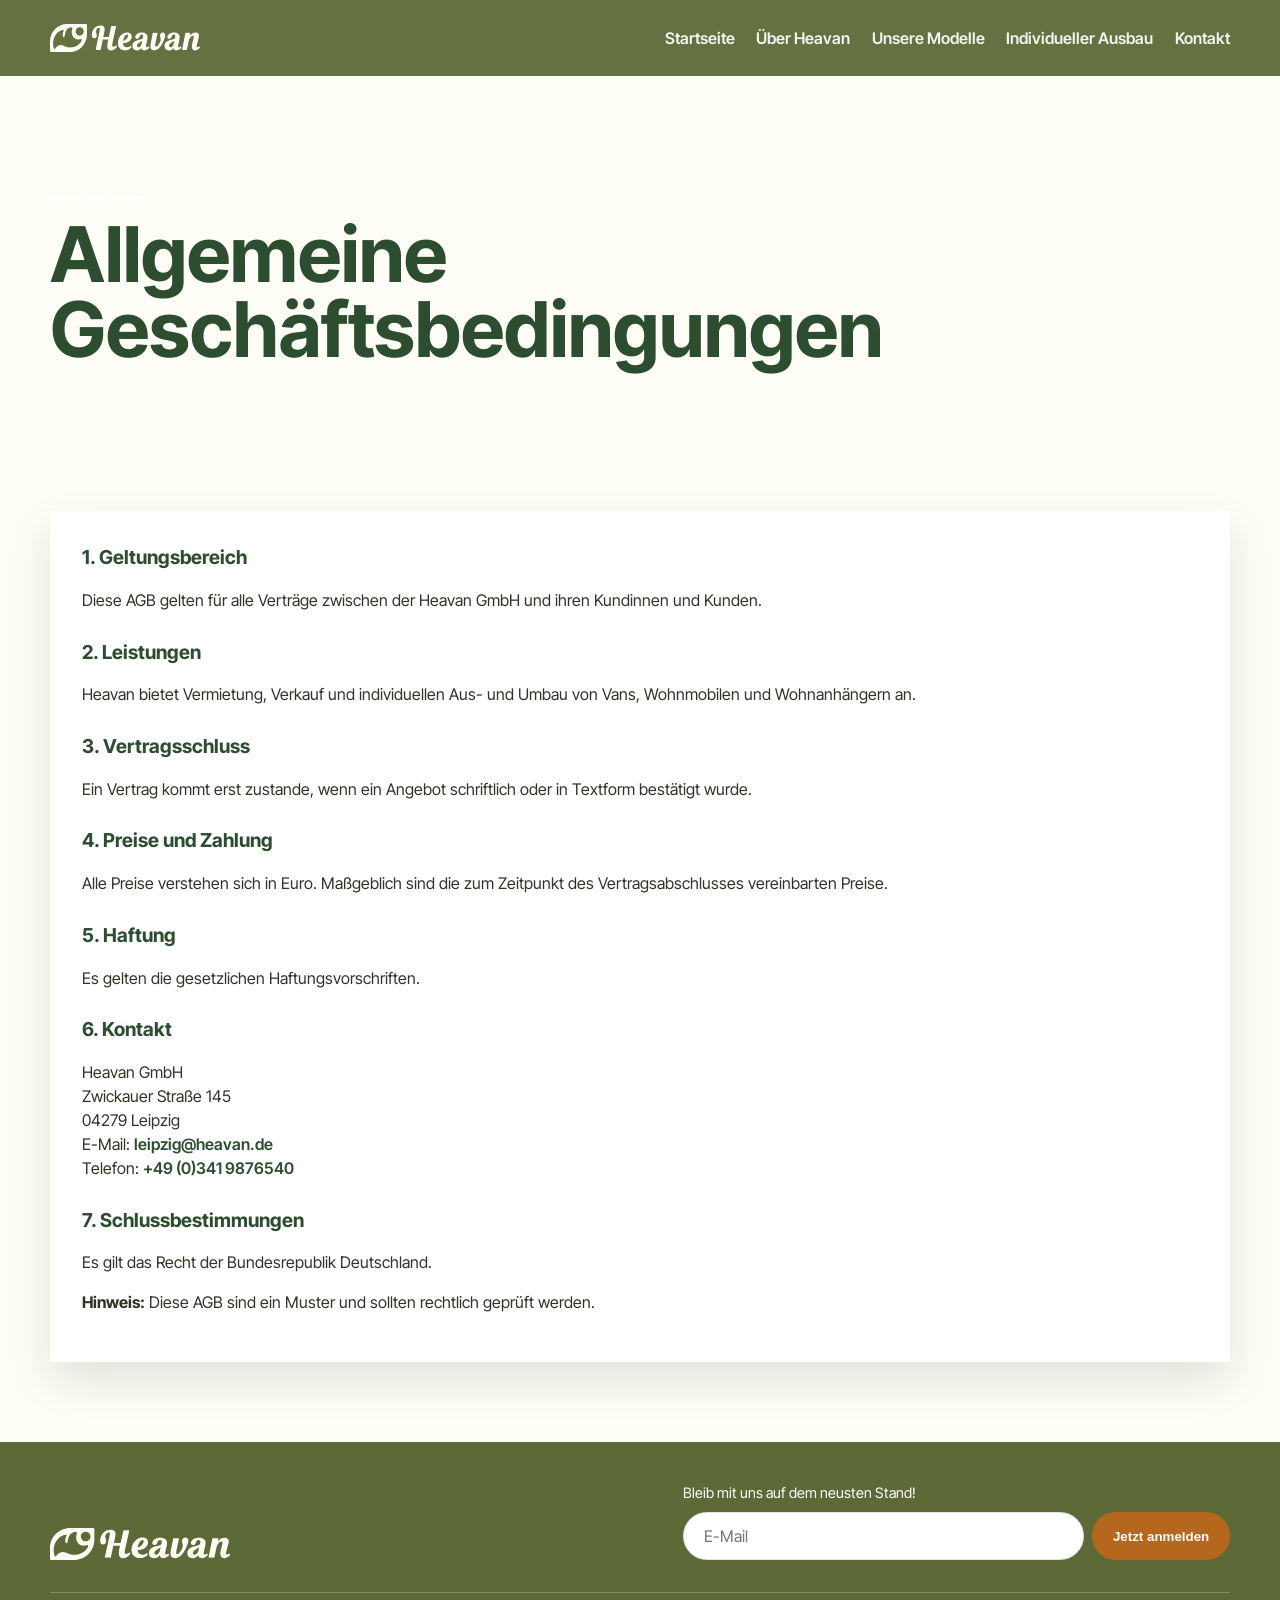
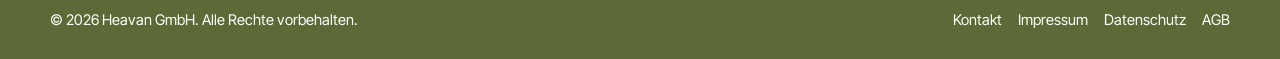
<file: agb.html>
<!DOCTYPE html>
<html lang="de">
<head>
  <meta charset="UTF-8">
  <meta name="viewport" content="width=device-width, initial-scale=1.0">
  <title>AGB – Heavan</title>
  <meta name="description" content="Allgemeine Geschäftsbedingungen von Heavan.">
  <link rel="stylesheet" href="styles.css">
</head>
<body>
  <header class="site-header">
    <div class="container nav">
      <a class="logo" href="index.html">
        <img src="assets/Logo_Heavan_RGB_2_ohneSlogan.svg" alt="Heavan Logo">
      </a>

      <nav class="nav-links" aria-label="Hauptnavigation">
        <a href="index.html">Startseite</a>
        <a href="ueber.html">Über Heavan</a>
        <a href="modelle.html">Unsere Modelle</a>
        <a href="ausbau.html">Individueller Ausbau</a>
        <a href="kontakt.html">Kontakt</a>
      </nav>

      <button class="menu-toggle" type="button" aria-label="Menü öffnen">
        <span></span>
        <span></span>
        <span></span>
      </button>
    </div>
  </header>

  <main>
    <section class="subpage-hero subpage-hero-legal">
      <div class="container">
        <span class="eyebrow">Rechtliches</span>
        <h1>Allgemeine Geschäftsbedingungen</h1>
      </div>
    </section>

    <section class="section">
      <div class="container legal-box">
        <h2>1. Geltungsbereich</h2>
        <p>Diese AGB gelten für alle Verträge zwischen der Heavan GmbH und ihren Kundinnen und Kunden.</p>

        <h2>2. Leistungen</h2>
        <p>Heavan bietet Vermietung, Verkauf und individuellen Aus- und Umbau von Vans, Wohnmobilen und Wohnanhängern an.</p>

        <h2>3. Vertragsschluss</h2>
        <p>Ein Vertrag kommt erst zustande, wenn ein Angebot schriftlich oder in Textform bestätigt wurde.</p>

        <h2>4. Preise und Zahlung</h2>
        <p>Alle Preise verstehen sich in Euro. Maßgeblich sind die zum Zeitpunkt des Vertragsabschlusses vereinbarten Preise.</p>

        <h2>5. Haftung</h2>
        <p>Es gelten die gesetzlichen Haftungsvorschriften.</p>

        <h2>6. Kontakt</h2>
        <p>
          Heavan GmbH<br>
          Zwickauer Straße 145<br>
          04279 Leipzig<br>
          E-Mail: <a href="mailto:leipzig@heavan.de">leipzig@heavan.de</a><br>
          Telefon: <a href="tel:+493419876540">+49 (0)341 9876540</a>
        </p>

        <h2>7. Schlussbestimmungen</h2>
        <p>Es gilt das Recht der Bundesrepublik Deutschland.</p>

        <p><strong>Hinweis:</strong> Diese AGB sind ein Muster und sollten rechtlich geprüft werden.</p>
      </div>
    </section>
  </main>

  <footer class="site-footer">
    <div class="container footer-grid">
      <div class="footer-logo">
        <img src="assets/Logo_Heavan_RGB_2_ohneSlogan.svg" alt="Heavan Logo">
      </div>

      <div class="newsletter">
        <label for="newsletter-email-agb">Bleib mit uns auf dem neusten Stand!</label>
        <form class="newsletter-form">
          <input id="newsletter-email-agb" type="email" placeholder="E-Mail">
          <button class="btn btn-secondary" type="submit">Jetzt anmelden</button>
        </form>
      </div>
    </div>

    <div class="container footer-bottom">
      <span>© 2026 Heavan GmbH. Alle Rechte vorbehalten.</span>
      <div class="footer-links">
        <a href="kontakt.html">Kontakt</a>
        <a href="impressum.html">Impressum</a>
        <a href="datenschutz.html">Datenschutz</a>
        <a href="agb.html">AGB</a>
      </div>
    </div>
  </footer>

  <script src="script.js"></script>
</body>
</html>
</file>
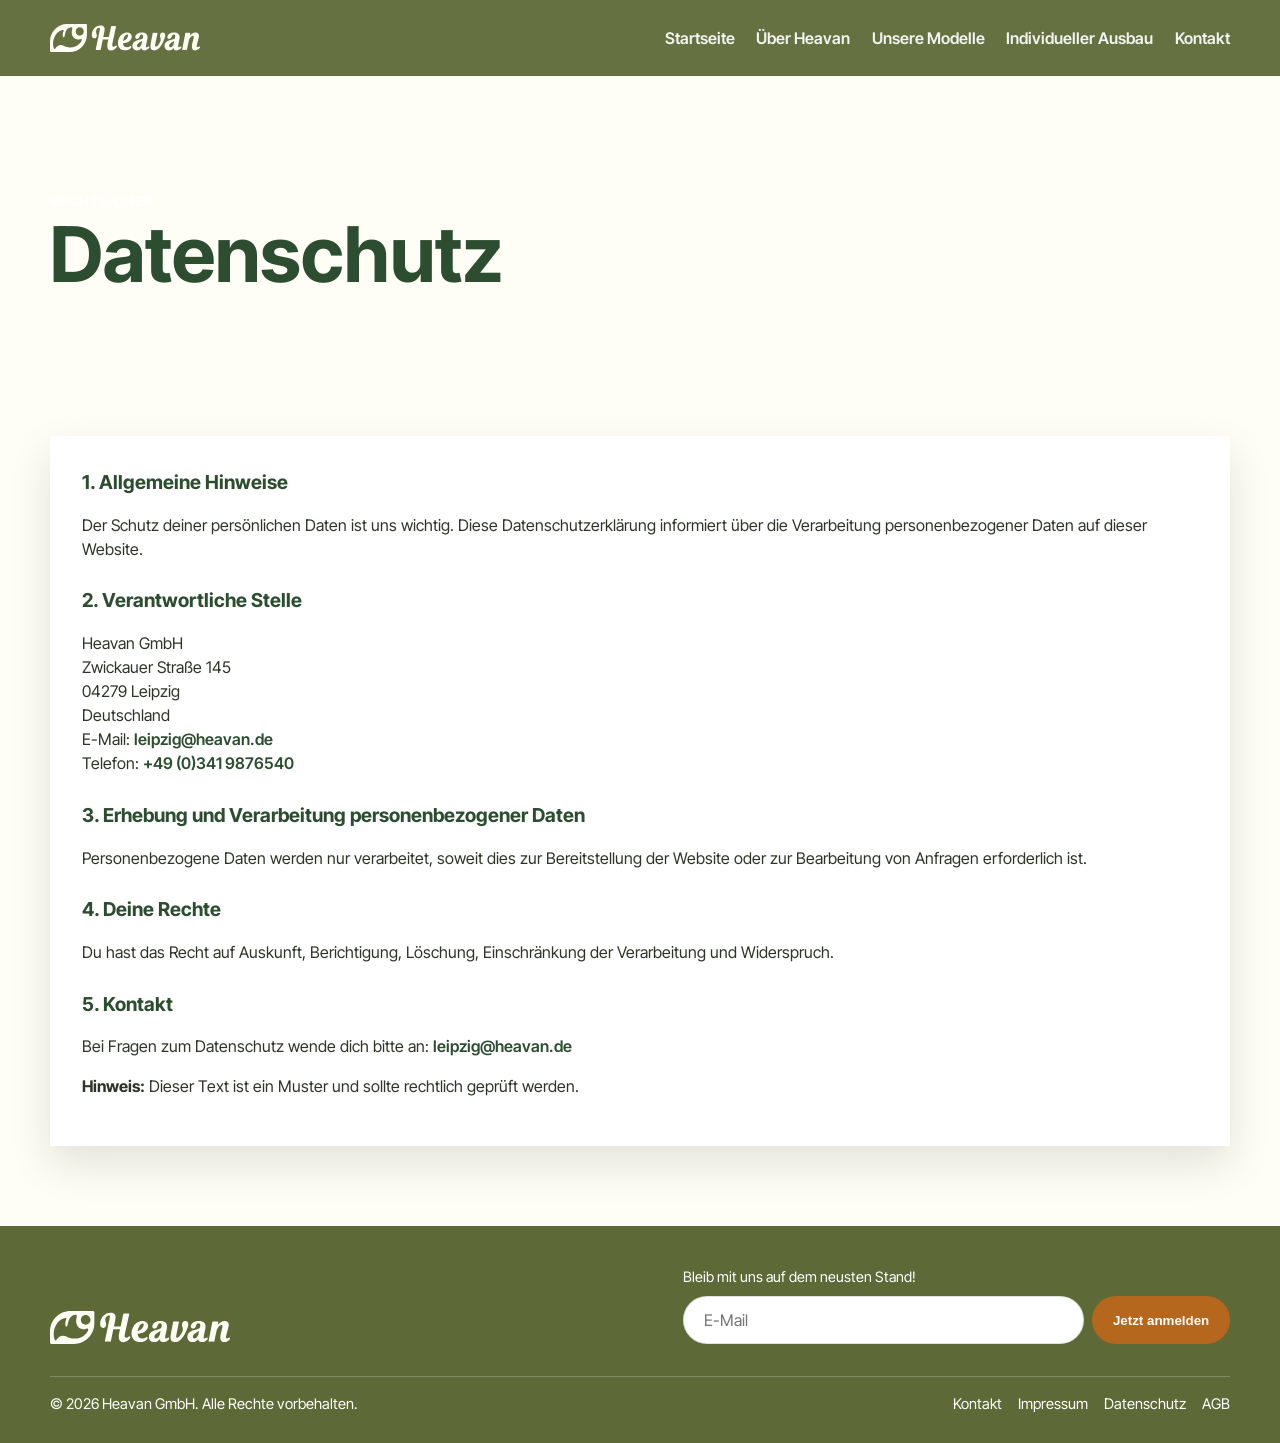
<file: datenschutz.html>
<!DOCTYPE html>
<html lang="de">
<head>
  <meta charset="UTF-8">
  <meta name="viewport" content="width=device-width, initial-scale=1.0">
  <title>Datenschutz – Heavan</title>
  <meta name="description" content="Datenschutzerklärung von Heavan.">
  <link rel="stylesheet" href="styles.css">
</head>
<body>
  <header class="site-header">
    <div class="container nav">
      <a class="logo" href="index.html">
        <img src="assets/Logo_Heavan_RGB_2_ohneSlogan.svg" alt="Heavan Logo">
      </a>

      <nav class="nav-links" aria-label="Hauptnavigation">
        <a href="index.html">Startseite</a>
        <a href="ueber.html">Über Heavan</a>
        <a href="modelle.html">Unsere Modelle</a>
        <a href="ausbau.html">Individueller Ausbau</a>
        <a href="kontakt.html">Kontakt</a>
      </nav>

      <button class="menu-toggle" type="button" aria-label="Menü öffnen">
        <span></span>
        <span></span>
        <span></span>
      </button>
    </div>
  </header>

  <main>
    <section class="subpage-hero subpage-hero-legal">
      <div class="container">
        <span class="eyebrow">Rechtliches</span>
        <h1>Datenschutz</h1>
      </div>
    </section>

    <section class="section">
      <div class="container legal-box">
        <h2>1. Allgemeine Hinweise</h2>
        <p>Der Schutz deiner persönlichen Daten ist uns wichtig. Diese Datenschutzerklärung informiert über die Verarbeitung personenbezogener Daten auf dieser Website.</p>

        <h2>2. Verantwortliche Stelle</h2>
        <p>
          Heavan GmbH<br>
          Zwickauer Straße 145<br>
          04279 Leipzig<br>
          Deutschland<br>
          E-Mail: <a href="mailto:leipzig@heavan.de">leipzig@heavan.de</a><br>
          Telefon: <a href="tel:+493419876540">+49 (0)341 9876540</a>
        </p>

        <h2>3. Erhebung und Verarbeitung personenbezogener Daten</h2>
        <p>Personenbezogene Daten werden nur verarbeitet, soweit dies zur Bereitstellung der Website oder zur Bearbeitung von Anfragen erforderlich ist.</p>

        <h2>4. Deine Rechte</h2>
        <p>Du hast das Recht auf Auskunft, Berichtigung, Löschung, Einschränkung der Verarbeitung und Widerspruch.</p>

        <h2>5. Kontakt</h2>
        <p>Bei Fragen zum Datenschutz wende dich bitte an: <a href="mailto:leipzig@heavan.de">leipzig@heavan.de</a></p>

        <p><strong>Hinweis:</strong> Dieser Text ist ein Muster und sollte rechtlich geprüft werden.</p>
      </div>
    </section>
  </main>

  <footer class="site-footer">
    <div class="container footer-grid">
      <div class="footer-logo">
        <img src="assets/Logo_Heavan_RGB_2_ohneSlogan.svg" alt="Heavan Logo">
      </div>

      <div class="newsletter">
        <label for="newsletter-email-datenschutz">Bleib mit uns auf dem neusten Stand!</label>
        <form class="newsletter-form">
          <input id="newsletter-email-datenschutz" type="email" placeholder="E-Mail">
          <button class="btn btn-secondary" type="submit">Jetzt anmelden</button>
        </form>
      </div>
    </div>

    <div class="container footer-bottom">
      <span>© 2026 Heavan GmbH. Alle Rechte vorbehalten.</span>
      <div class="footer-links">
        <a href="kontakt.html">Kontakt</a>
        <a href="impressum.html">Impressum</a>
        <a href="datenschutz.html">Datenschutz</a>
        <a href="agb.html">AGB</a>
      </div>
    </div>
  </footer>

  <script src="script.js"></script>
</body>
</html>
</file>
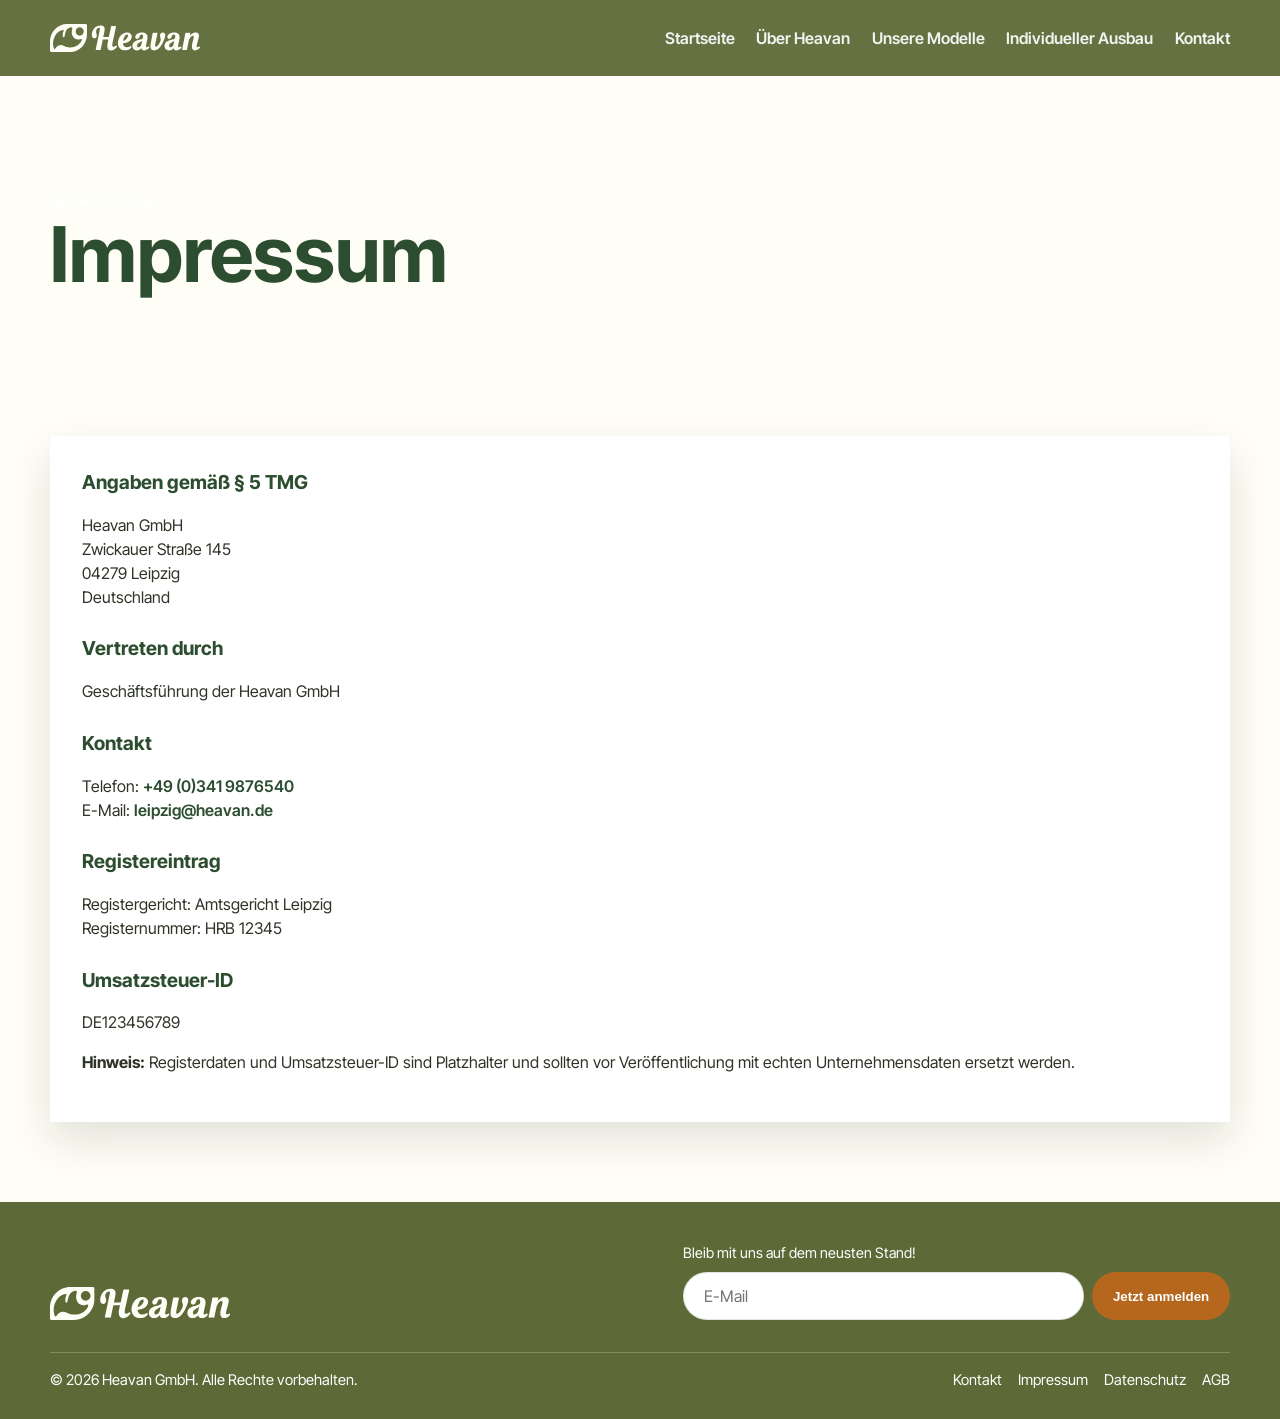
<file: impressum.html>
<!DOCTYPE html>
<html lang="de">
<head>
  <meta charset="UTF-8">
  <meta name="viewport" content="width=device-width, initial-scale=1.0">
  <title>Impressum – Heavan</title>
  <meta name="description" content="Impressum von Heavan.">
  <link rel="stylesheet" href="styles.css">
</head>
<body>
  <header class="site-header">
    <div class="container nav">
      <a class="logo" href="index.html">
        <img src="assets/Logo_Heavan_RGB_2_ohneSlogan.svg" alt="Heavan Logo">
      </a>

      <nav class="nav-links" aria-label="Hauptnavigation">
        <a href="index.html">Startseite</a>
        <a href="ueber.html">Über Heavan</a>
        <a href="modelle.html">Unsere Modelle</a>
        <a href="ausbau.html">Individueller Ausbau</a>
        <a href="kontakt.html">Kontakt</a>
      </nav>

      <button class="menu-toggle" type="button" aria-label="Menü öffnen">
        <span></span>
        <span></span>
        <span></span>
      </button>
    </div>
  </header>

  <main>
    <section class="subpage-hero subpage-hero-legal">
      <div class="container">
        <span class="eyebrow">Rechtliches</span>
        <h1>Impressum</h1>
      </div>
    </section>

    <section class="section">
      <div class="container legal-box">
        <h2>Angaben gemäß § 5 TMG</h2>
        <p>
          Heavan GmbH<br>
          Zwickauer Straße 145<br>
          04279 Leipzig<br>
          Deutschland
        </p>

        <h2>Vertreten durch</h2>
        <p>Geschäftsführung der Heavan GmbH</p>

        <h2>Kontakt</h2>
        <p>
          Telefon: <a href="tel:+493419876540">+49 (0)341 9876540</a><br>
          E-Mail: <a href="mailto:leipzig@heavan.de">leipzig@heavan.de</a>
        </p>

        <h2>Registereintrag</h2>
        <p>
          Registergericht: Amtsgericht Leipzig<br>
          Registernummer: HRB 12345
        </p>

        <h2>Umsatzsteuer-ID</h2>
        <p>DE123456789</p>

        <p><strong>Hinweis:</strong> Registerdaten und Umsatzsteuer-ID sind Platzhalter und sollten vor Veröffentlichung mit echten Unternehmensdaten ersetzt werden.</p>
      </div>
    </section>
  </main>

  <footer class="site-footer">
    <div class="container footer-grid">
      <div class="footer-logo">
        <img src="assets/Logo_Heavan_RGB_2_ohneSlogan.svg" alt="Heavan Logo">
      </div>

      <div class="newsletter">
        <label for="newsletter-email-impressum">Bleib mit uns auf dem neusten Stand!</label>
        <form class="newsletter-form">
          <input id="newsletter-email-impressum" type="email" placeholder="E-Mail">
          <button class="btn btn-secondary" type="submit">Jetzt anmelden</button>
        </form>
      </div>
    </div>

    <div class="container footer-bottom">
      <span>© 2026 Heavan GmbH. Alle Rechte vorbehalten.</span>
      <div class="footer-links">
        <a href="kontakt.html">Kontakt</a>
        <a href="impressum.html">Impressum</a>
        <a href="datenschutz.html">Datenschutz</a>
        <a href="agb.html">AGB</a>
      </div>
    </div>
  </footer>

  <script src="script.js"></script>
</body>
</html>
</file>
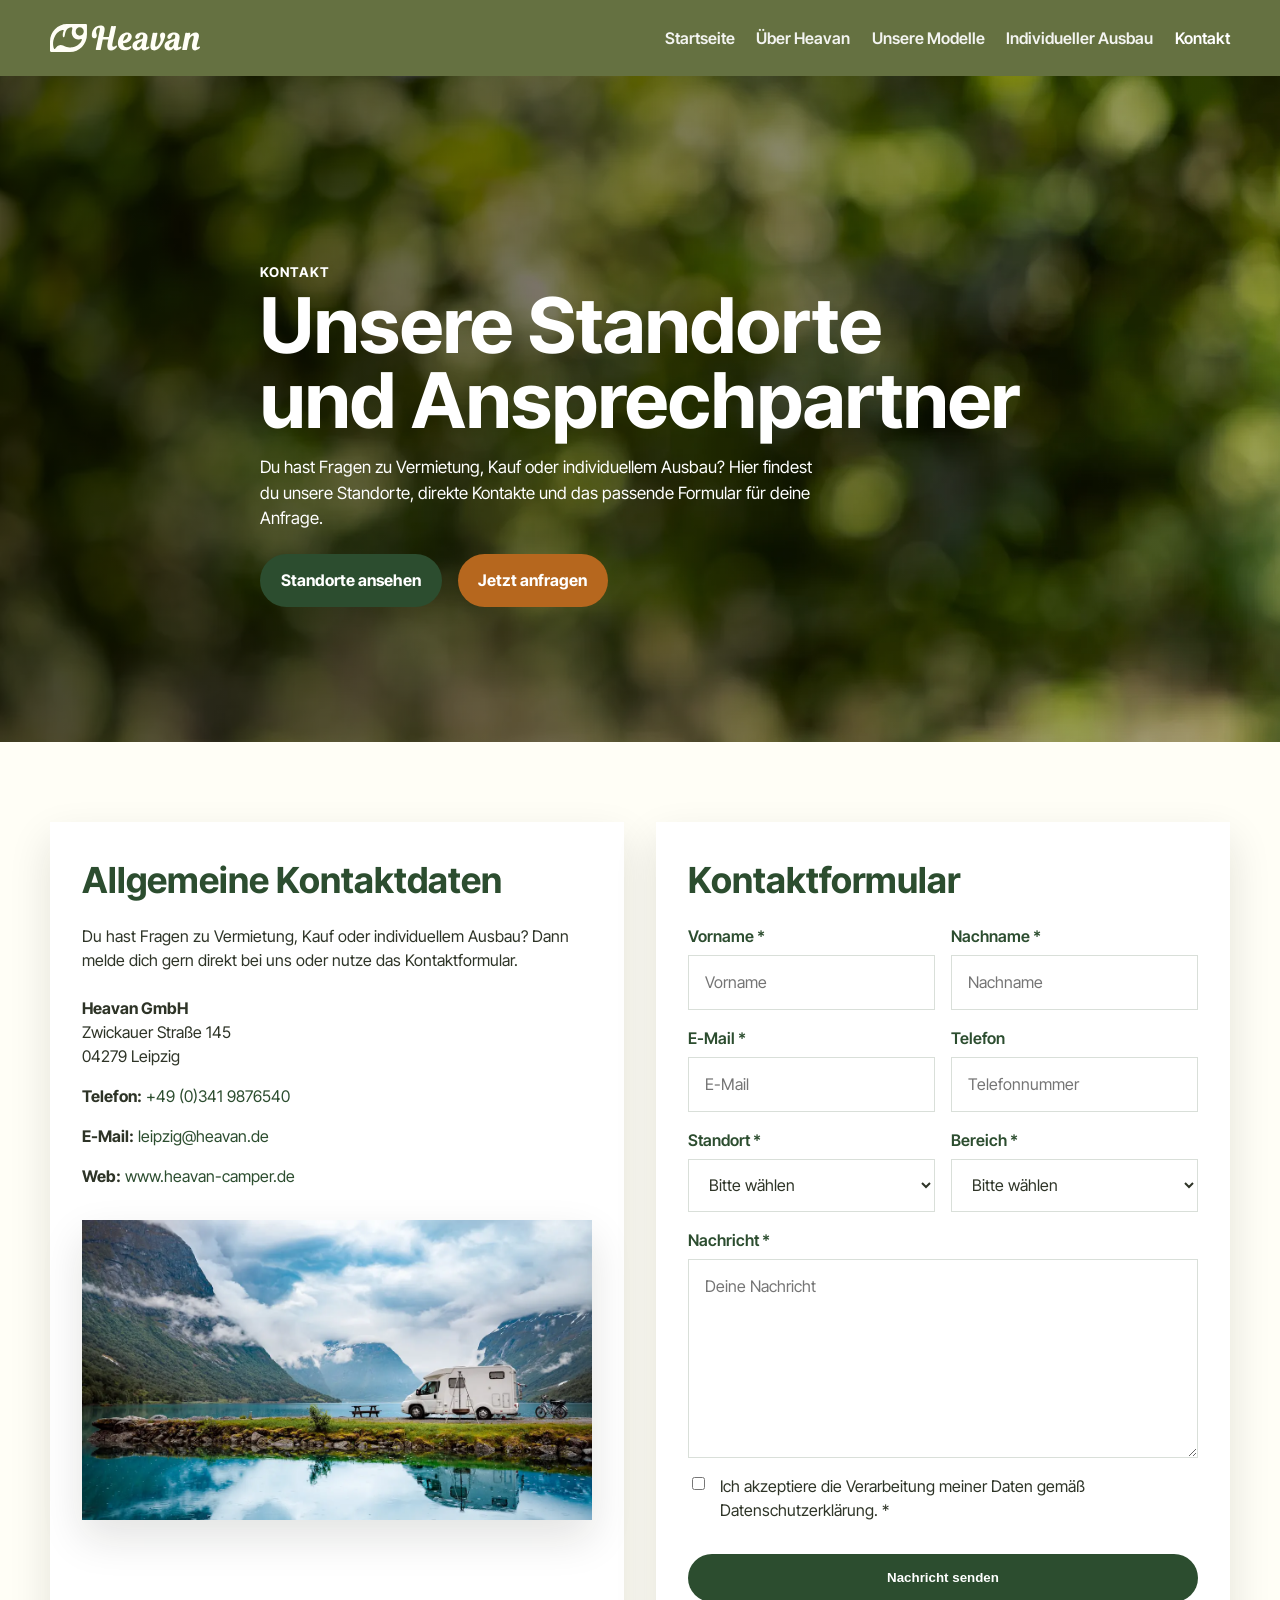
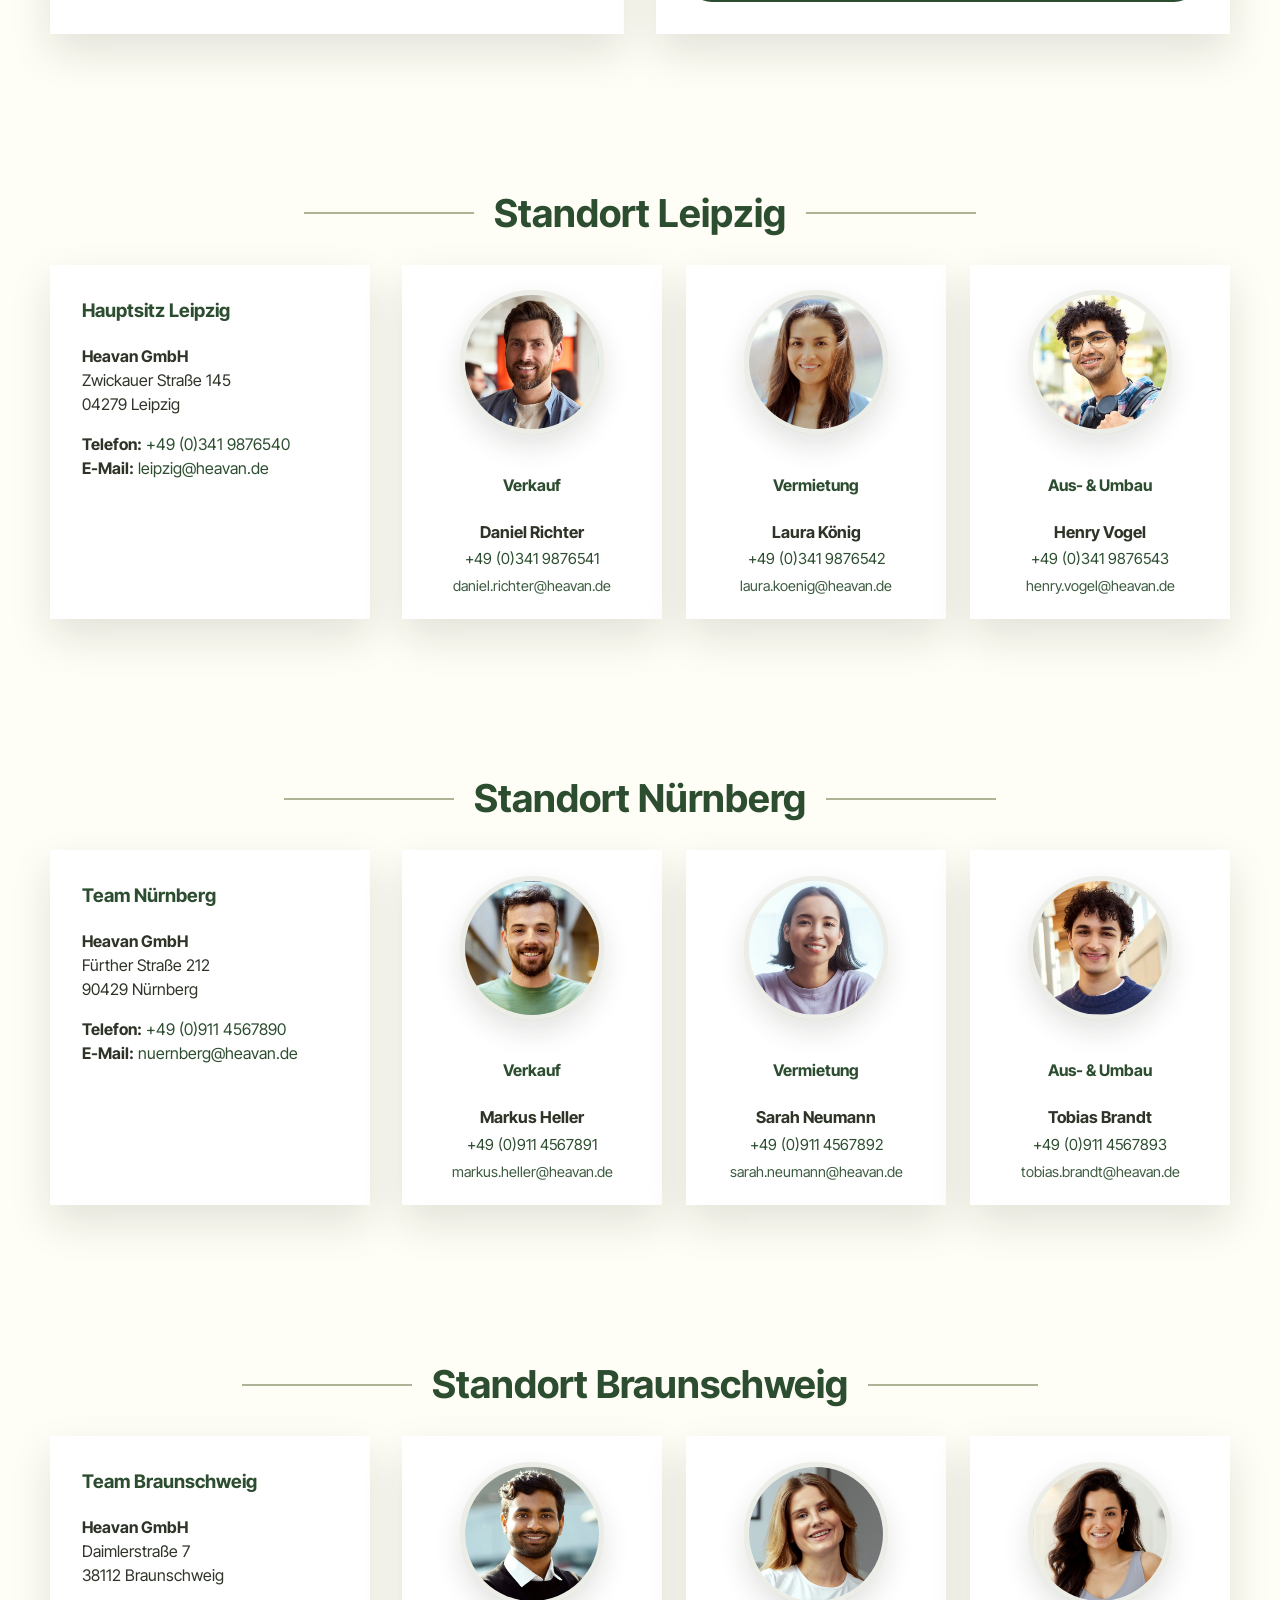
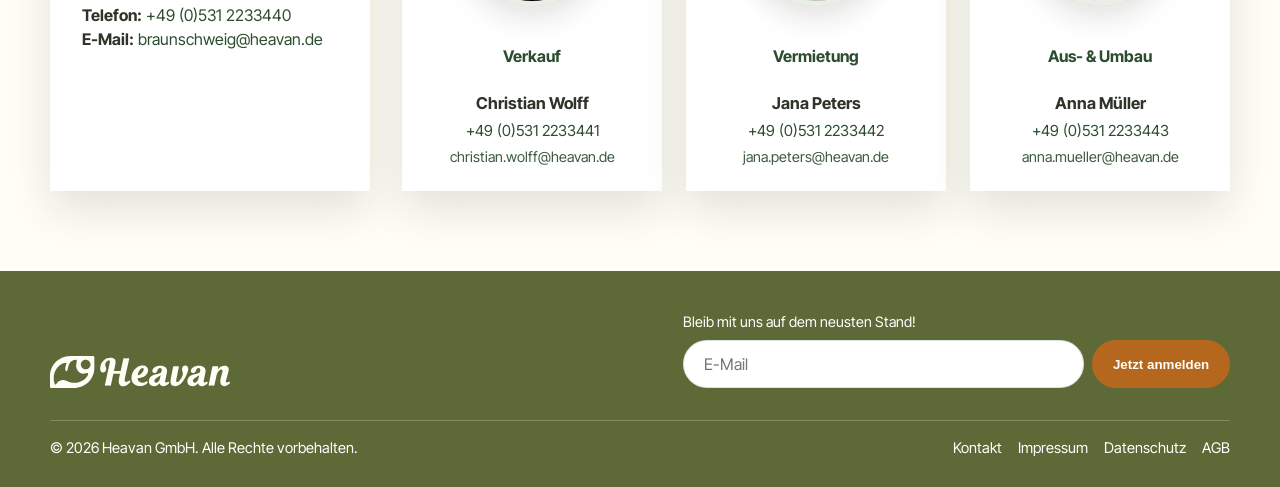
<file: kontakt.html>
<!DOCTYPE html>
<html lang="de">
<head>
  <meta charset="UTF-8">
  <meta name="viewport" content="width=device-width, initial-scale=1.0">
  <title>Kontakt – Heavan</title>
  <meta name="description" content="Kontaktiere Heavan. Hier findest du unsere Standorte in Leipzig, Nürnberg und Braunschweig sowie Ansprechpartner für Verkauf, Vermietung und Aus- & Umbau.">
  <link rel="stylesheet" href="styles.css">
</head>
<body>
  <header class="site-header">
    <div class="container nav">
      <a class="logo" href="index.html">
        <img src="assets/Logo_Heavan_RGB_2_ohneSlogan.svg" alt="Heavan Logo">
      </a>

      <nav class="nav-links" aria-label="Hauptnavigation">
        <a href="index.html">Startseite</a>
        <a href="ueber.html">Über Heavan</a>
        <a href="modelle.html">Unsere Modelle</a>
        <a href="ausbau.html">Individueller Ausbau</a>
        <a class="active" href="kontakt.html">Kontakt</a>
      </nav>

      <button class="menu-toggle" type="button" aria-label="Menü öffnen" aria-expanded="false">
        <span></span>
        <span></span>
        <span></span>
      </button>
    </div>
  </header>

  <main>
    <section class="hero hero-kontakt">
      <div class="container hero-content">
        <span class="eyebrow">Kontakt</span>
        <h1>Unsere Standorte<br><span class="hero-keep-together">und Ansprechpartner</span></h1>
        <p>Du hast Fragen zu Vermietung, Kauf oder individuellem Ausbau? Hier findest du unsere Standorte, direkte Kontakte und das passende Formular für deine Anfrage.</p>
        <div class="hero-actions">
          <a class="btn btn-primary" href="#leipzig">Standorte ansehen</a>
          <a class="btn btn-secondary" href="#kontaktformular">Jetzt anfragen</a>
        </div>
      </div>
    </section>

    <section class="section">
      <div class="container contact-layout">
        <div class="contact-box">
          <h2>Allgemeine Kontaktdaten</h2>
          <p>Du hast Fragen zu Vermietung, Kauf oder individuellem Ausbau? Dann melde dich gern direkt bei uns oder nutze das Kontaktformular.</p>

          <div class="contact-info-list">
            <div>
              <strong>Heavan GmbH</strong><br>
              Zwickauer Straße 145<br>
              04279 Leipzig
            </div>

            <div>
              <strong>Telefon:</strong>
              <a href="tel:+493419876540">+49 (0)341 9876540</a>
            </div>

            <div>
              <strong>E-Mail:</strong>
              <a href="mailto:leipzig@heavan.de">leipzig@heavan.de</a>
            </div>

            <div>
              <strong>Web:</strong>
              <a href="https://heavan-camper.vercel.app" target="_blank" rel="noopener noreferrer">www.heavan-camper.de</a>
            </div>
          </div>

          <div class="map">
            <img src="assets/kontakt/location-placeholder.webp" alt="Standortbild Heavan Leipzig">
          </div>
        </div>

        <div class="contact-form-wrapper" id="kontaktformular">
          <h2>Kontaktformular</h2>

          <form class="contact-form" novalidate>
            <div class="form-row">
              <div class="form-field">
                <label for="vorname">Vorname *</label>
                <input type="text" id="vorname" name="vorname" placeholder="Vorname" required>
              </div>

              <div class="form-field">
                <label for="nachname">Nachname *</label>
                <input type="text" id="nachname" name="nachname" placeholder="Nachname" required>
              </div>
            </div>

            <div class="form-row">
              <div class="form-field">
                <label for="email">E-Mail *</label>
                <input type="email" id="email" name="email" placeholder="E-Mail" required>
              </div>

              <div class="form-field">
                <label for="telefon">Telefon</label>
                <input type="text" id="telefon" name="telefon" placeholder="Telefonnummer">
              </div>
            </div>

            <div class="form-row">
              <div class="form-field">
                <label for="standort">Standort *</label>
                <select id="standort" name="standort" required>
                  <option value="">Bitte wählen</option>
                  <option value="leipzig">Leipzig</option>
                  <option value="nuernberg">Nürnberg</option>
                  <option value="braunschweig">Braunschweig</option>
                </select>
              </div>

              <div class="form-field">
                <label for="bereich">Bereich *</label>
                <select id="bereich" name="bereich" required>
                  <option value="">Bitte wählen</option>
                  <option value="verkauf">Verkauf</option>
                  <option value="vermietung">Vermietung</option>
                  <option value="ausbau">Aus- &amp; Umbau</option>
                </select>
              </div>
            </div>

            <div class="form-field">
              <label for="nachricht">Nachricht *</label>
              <textarea id="nachricht" name="nachricht" rows="7" placeholder="Deine Nachricht" required></textarea>
            </div>

            <label class="form-check">
              <input type="checkbox" name="datenschutz" required>
              <span>Ich akzeptiere die Verarbeitung meiner Daten gemäß Datenschutzerklärung. *</span>
            </label>

            <p class="form-status" id="contactFormStatus" aria-live="polite"></p>

            <button class="btn btn-primary" type="submit">Nachricht senden</button>
          </form>
        </div>
      </div>
    </section>

    <section class="section bg-light" id="leipzig">
      <div class="container">
        <h2 class="section-title">Standort Leipzig</h2>

        <div class="contact-location-block">
          <div class="contact-box">
            <h3>Hauptsitz Leipzig</h3>
            <p>
              <strong>Heavan GmbH</strong><br>
              Zwickauer Straße 145<br>
              04279 Leipzig
            </p>
            <p>
              <strong>Telefon:</strong>
              <a href="tel:+493419876540">+49 (0)341 9876540</a><br>
              <strong>E-Mail:</strong>
              <a href="mailto:leipzig@heavan.de">leipzig@heavan.de</a>
            </p>
          </div>

          <div class="contact-team-grid">
            <article class="card feature-card">
              <div class="circle-image">
                <img src="assets/kontakt/Daniel.webp" alt="Ansprechpartner Verkauf Leipzig">
              </div>
              <h3>Verkauf</h3>
              <div class="contact-person">
                <strong>Daniel Richter</strong>
                <a class="phone" href="tel:+493419876541">+49 (0)341 9876541</a>
                <a class="mail" href="mailto:daniel.richter@heavan.de">daniel.richter@heavan.de</a>
              </div>
            </article>

            <article class="card feature-card">
              <div class="circle-image">
                <img src="assets/kontakt/Laura.webp" alt="Ansprechpartner Vermietung Leipzig">
              </div>
              <h3>Vermietung</h3>
              <div class="contact-person">
                <strong>Laura König</strong>
                <a class="phone" href="tel:+493419876542">+49 (0)341 9876542</a>
                <a class="mail" href="mailto:laura.koenig@heavan.de">laura.koenig@heavan.de</a>
              </div>
            </article>

            <article class="card feature-card">
              <div class="circle-image">
                <img src="assets/kontakt/Henry.webp" alt="Ansprechpartner Ausbau Leipzig">
              </div>
              <h3>Aus- &amp; Umbau</h3>
              <div class="contact-person">
                <strong>Henry Vogel</strong>
                <a class="phone" href="tel:+493419876543">+49 (0)341 9876543</a>
                <a class="mail" href="mailto:henry.vogel@heavan.de">henry.vogel@heavan.de</a>
              </div>
            </article>
          </div>
        </div>
      </div>
    </section>

    <section class="section" id="nuernberg">
      <div class="container">
        <h2 class="section-title">Standort Nürnberg</h2>

        <div class="contact-location-block">
          <div class="contact-box">
            <h3>Team Nürnberg</h3>
            <p>
              <strong>Heavan GmbH</strong><br>
              Fürther Straße 212<br>
              90429 Nürnberg
            </p>
            <p>
              <strong>Telefon:</strong>
              <a href="tel:+499114567890">+49 (0)911 4567890</a><br>
              <strong>E-Mail:</strong>
              <a href="mailto:nuernberg@heavan.de">nuernberg@heavan.de</a>
            </p>
          </div>

          <div class="contact-team-grid">
            <article class="card feature-card">
              <div class="circle-image">
                <img src="assets/kontakt/Markus.webp" alt="Ansprechpartner Verkauf Nürnberg">
              </div>
              <h3>Verkauf</h3>
              <div class="contact-person">
                <strong>Markus Heller</strong>
                <a class="phone" href="tel:+499114567891">+49 (0)911 4567891</a>
                <a class="mail" href="mailto:markus.heller@heavan.de">markus.heller@heavan.de</a>
              </div>
            </article>

            <article class="card feature-card">
              <div class="circle-image">
                <img src="assets/kontakt/Sarah.webp" alt="Ansprechpartner Vermietung Nürnberg">
              </div>
              <h3>Vermietung</h3>
              <div class="contact-person">
                <strong>Sarah Neumann</strong>
                <a class="phone" href="tel:+499114567892">+49 (0)911 4567892</a>
                <a class="mail" href="mailto:sarah.neumann@heavan.de">sarah.neumann@heavan.de</a>
              </div>
            </article>

            <article class="card feature-card">
              <div class="circle-image">
                <img src="assets/kontakt/Tobias.webp" alt="Ansprechpartner Ausbau Nürnberg">
              </div>
              <h3>Aus- &amp; Umbau</h3>
              <div class="contact-person">
                <strong>Tobias Brandt</strong>
                <a class="phone" href="tel:+499114567893">+49 (0)911 4567893</a>
                <a class="mail" href="mailto:tobias.brandt@heavan.de">tobias.brandt@heavan.de</a>
              </div>
            </article>
          </div>
        </div>
      </div>
    </section>

    <section class="section bg-light" id="braunschweig">
      <div class="container">
        <h2 class="section-title">Standort Braunschweig</h2>

        <div class="contact-location-block">
          <div class="contact-box">
            <h3>Team Braunschweig</h3>
            <p>
              <strong>Heavan GmbH</strong><br>
              Daimlerstraße 7<br>
              38112 Braunschweig
            </p>
            <p>
              <strong>Telefon:</strong>
              <a href="tel:+495312233440">+49 (0)531 2233440</a><br>
              <strong>E-Mail:</strong>
              <a href="mailto:braunschweig@heavan.de">braunschweig@heavan.de</a>
            </p>
          </div>

          <div class="contact-team-grid">
            <article class="card feature-card">
              <div class="circle-image">
                <img src="assets/kontakt/Christian.webp" alt="Ansprechpartner Verkauf Braunschweig">
              </div>
              <h3>Verkauf</h3>
              <div class="contact-person">
                <strong>Christian Wolff</strong>
                <a class="phone" href="tel:+495312233441">+49 (0)531 2233441</a>
                <a class="mail" href="mailto:christian.wolff@heavan.de">christian.wolff@heavan.de</a>
              </div>
            </article>

            <article class="card feature-card">
              <div class="circle-image">
                <img src="assets/kontakt/Jana.webp" alt="Ansprechpartner Vermietung Braunschweig">
              </div>
              <h3>Vermietung</h3>
              <div class="contact-person">
                <strong>Jana Peters</strong>
                <a class="phone" href="tel:+495312233442">+49 (0)531 2233442</a>
                <a class="mail" href="mailto:jana.peters@heavan.de">jana.peters@heavan.de</a>
              </div>
            </article>

            <article class="card feature-card">
              <div class="circle-image">
                <img src="assets/kontakt/Anna.webp" alt="Ansprechpartner Ausbau Braunschweig">
              </div>
              <h3>Aus- &amp; Umbau</h3>
              <div class="contact-person">
                <strong>Anna Müller</strong>
                <a class="phone" href="tel:+495312233443">+49 (0)531 2233443</a>
                <a class="mail" href="mailto:anna.mueller@heavan.de">anna.mueller@heavan.de</a>
              </div>
            </article>
          </div>
        </div>
      </div>
    </section>
  </main>

  <footer class="site-footer">
    <div class="container footer-grid">
      <div class="footer-logo">
        <img src="assets/Logo_Heavan_RGB_2_ohneSlogan.svg" alt="Heavan Logo">
      </div>

      <div class="newsletter">
        <label for="newsletter-email-kontakt">Bleib mit uns auf dem neusten Stand!</label>
        <form class="newsletter-form" novalidate>
          <input id="newsletter-email-kontakt" type="email" placeholder="E-Mail" required>
          <button class="btn btn-secondary" type="submit">Jetzt anmelden</button>
        </form>
      </div>
    </div>

    <div class="container footer-bottom">
      <span>© 2026 Heavan GmbH. Alle Rechte vorbehalten.</span>
      <div class="footer-links">
        <a href="kontakt.html">Kontakt</a>
        <a href="impressum.html">Impressum</a>
        <a href="datenschutz.html">Datenschutz</a>
        <a href="agb.html">AGB</a>
      </div>
    </div>
  </footer>

  <div class="form-toast" id="contactToast" aria-live="polite" aria-hidden="true">
    <button class="form-toast-close" type="button" id="contactToastClose" aria-label="Schließen">&times;</button>
    <strong>Nachricht ist unterwegs 🚐</strong>
    <p>Danke dir! Deine Nachricht ist bei uns angekommen. Wir melden uns, sobald wir sie geprüft haben.</p>
  </div>

  <script src="script.js"></script>
</body>
</html>
</file>
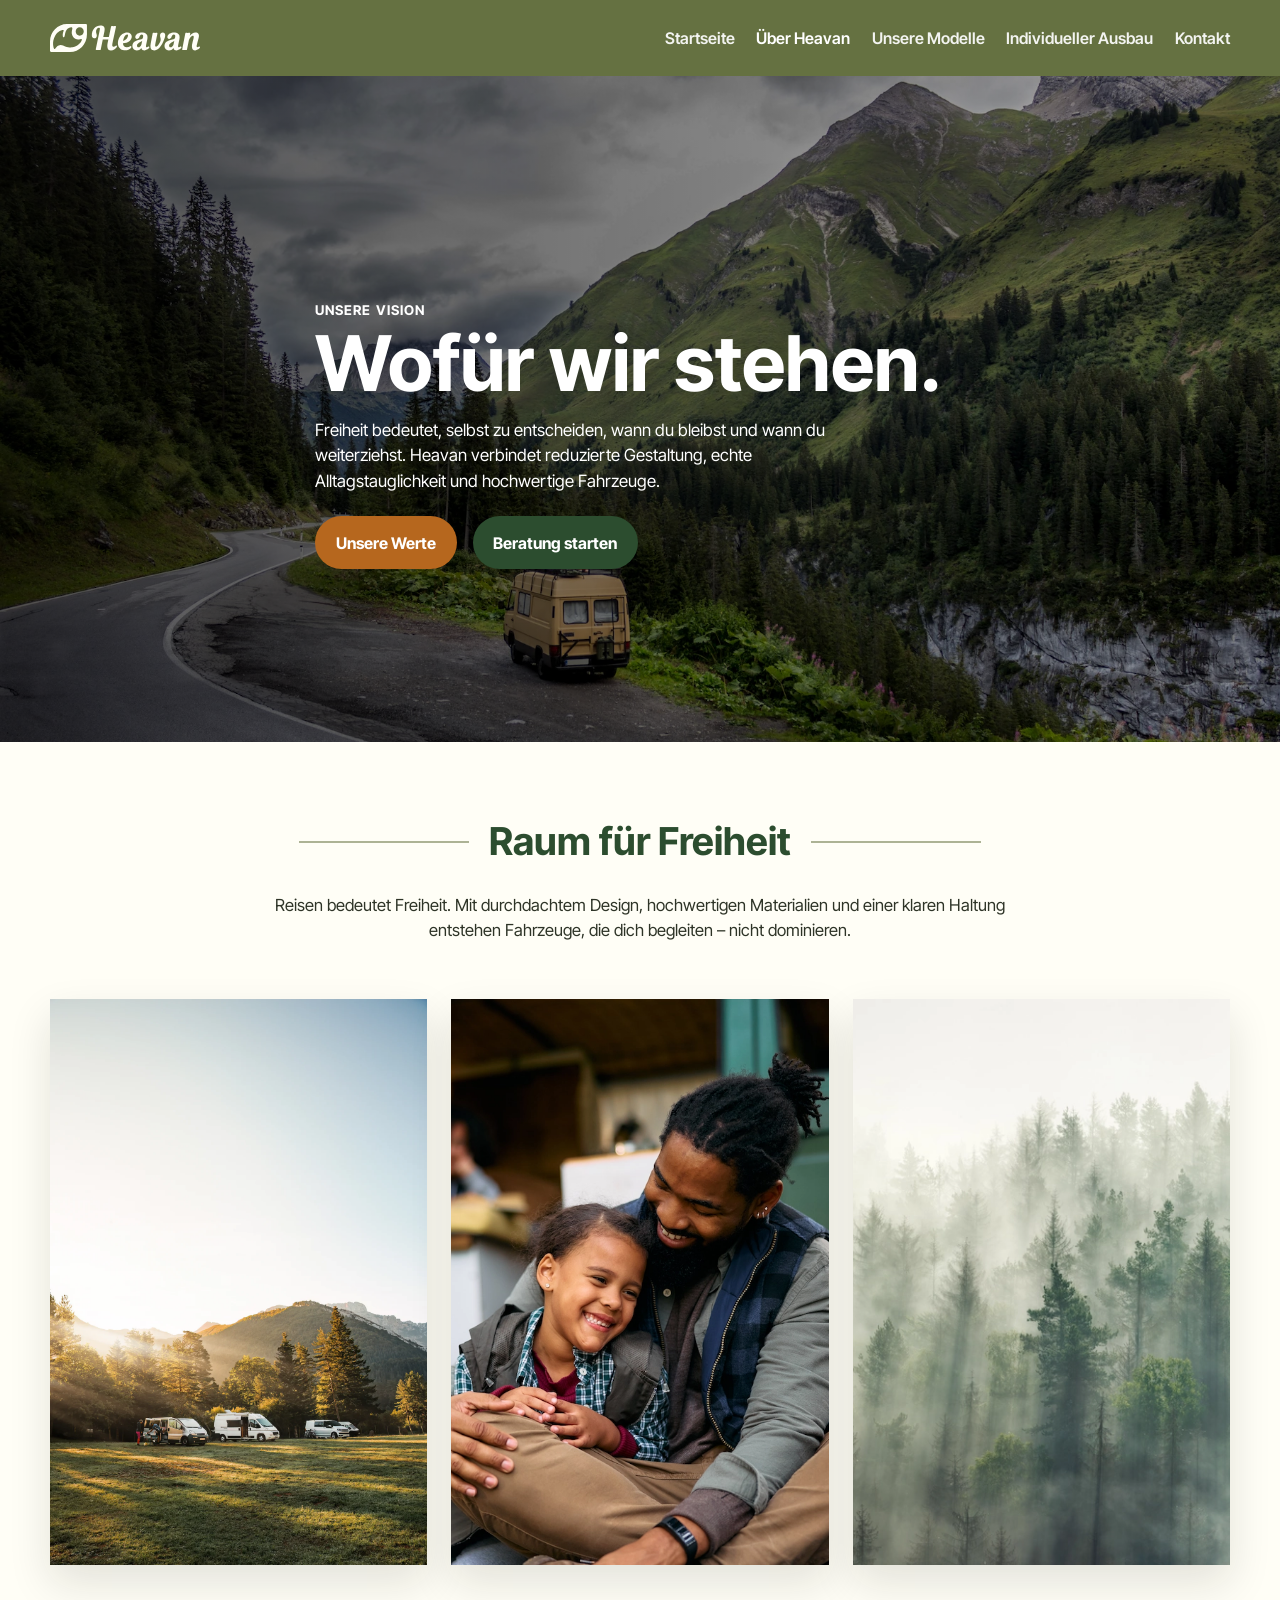
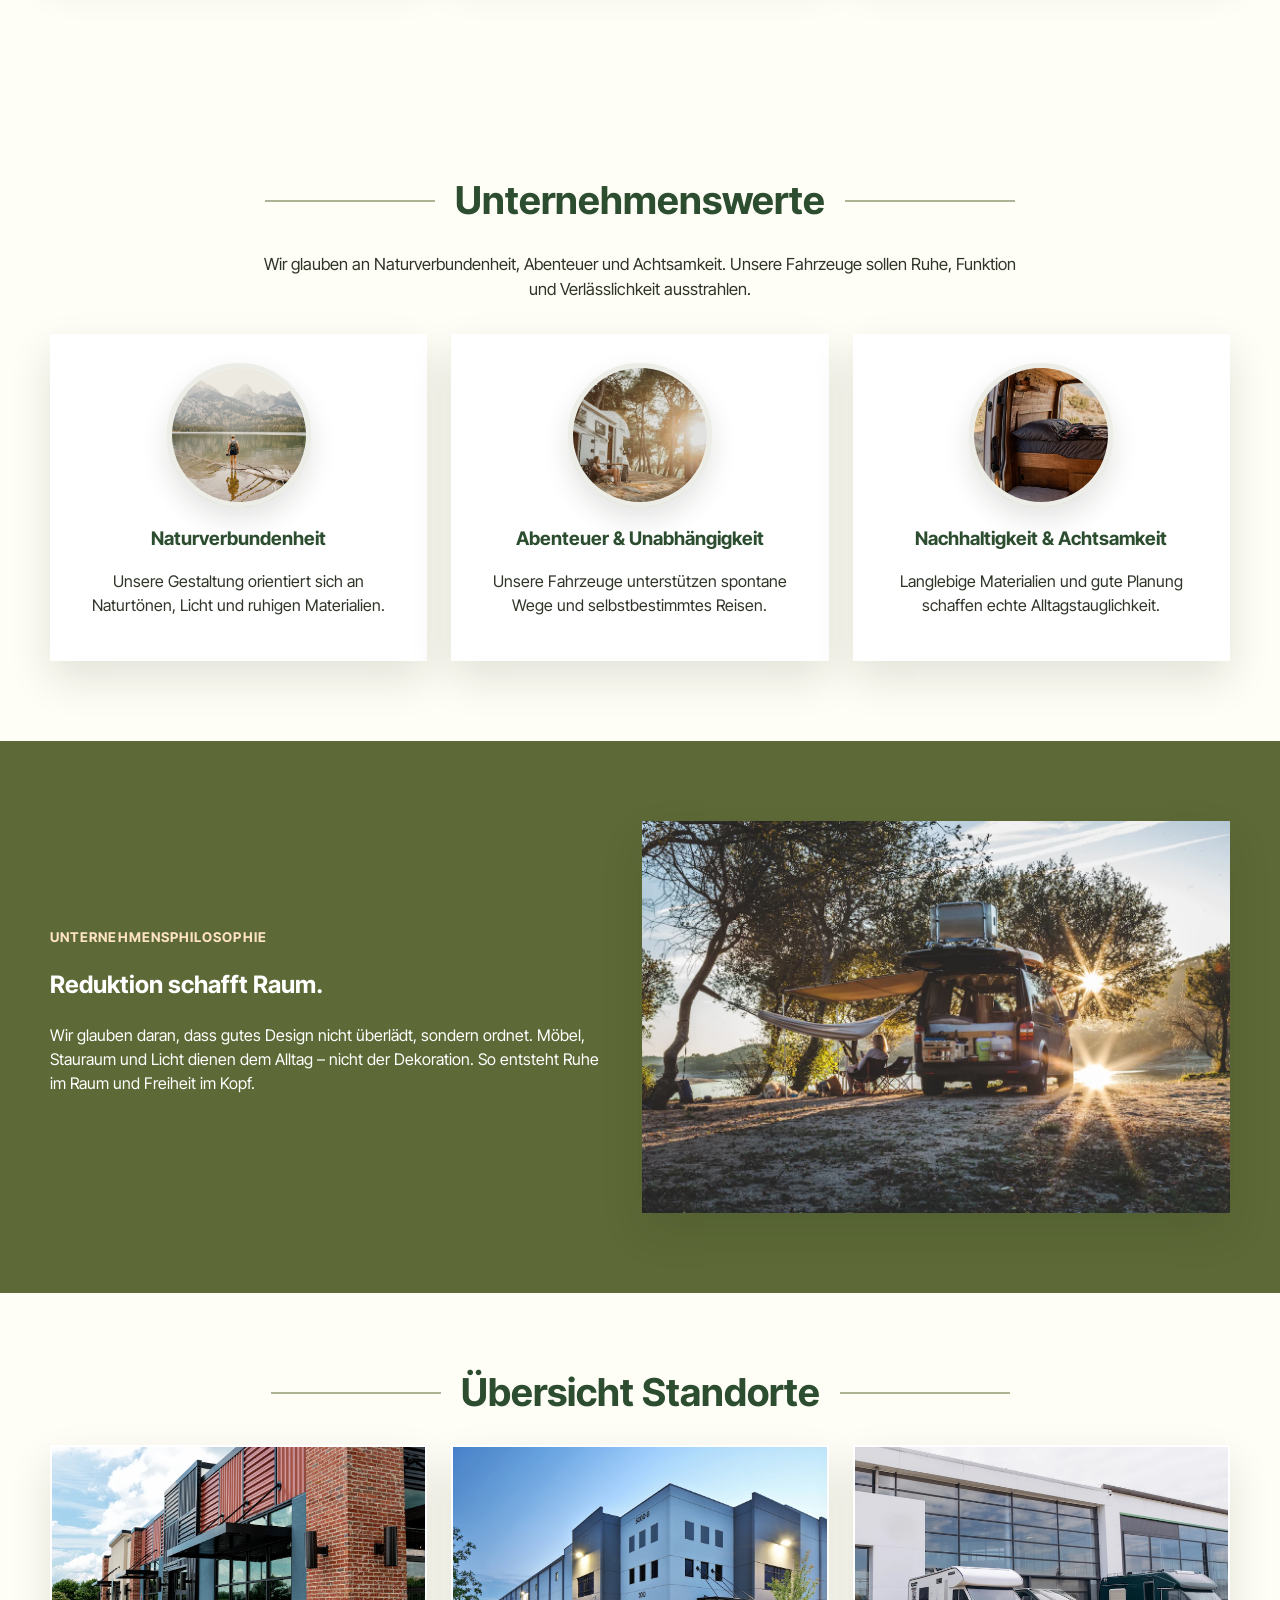
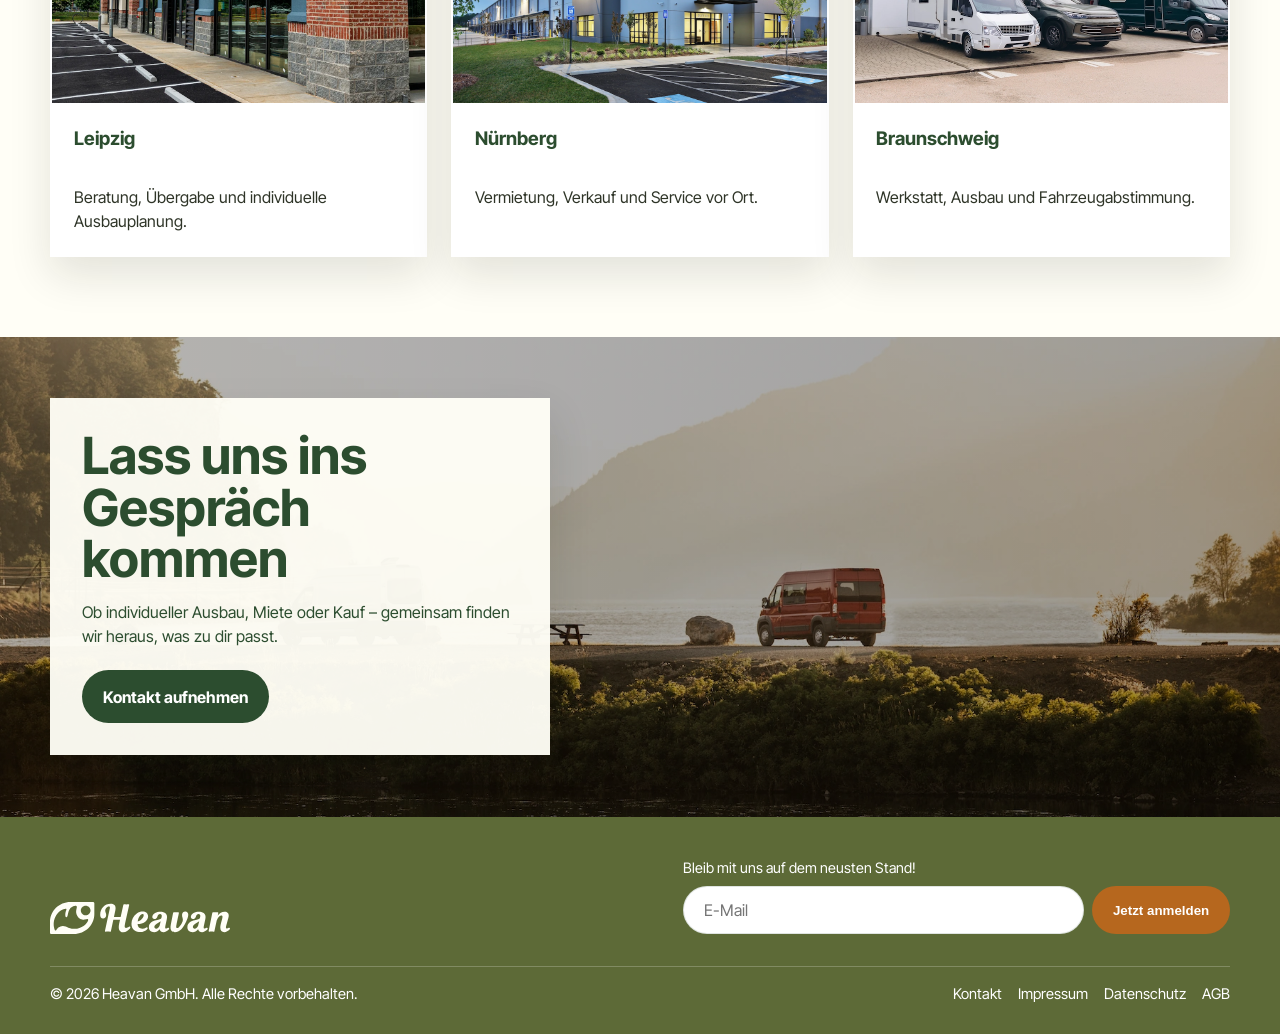
<file: ueber.html>
<!DOCTYPE html>
<html lang="de">
<head>
  <meta charset="UTF-8">
  <meta name="viewport" content="width=device-width, initial-scale=1.0">
  <title>Über Heavan – Heavan</title>
  <meta name="description" content="Erfahre mehr über Heavan, unsere Vision, Werte und Standorte.">
  <link rel="stylesheet" href="styles.css">
</head>
<body>
  <header class="site-header">
    <div class="container nav">
      <a class="logo" href="index.html">
        <img src="assets/Logo_Heavan_RGB_2_ohneSlogan.svg" alt="Heavan Logo">
      </a>

      <nav class="nav-links" aria-label="Hauptnavigation">
        <a href="index.html">Startseite</a>
        <a class="active" href="ueber.html">Über Heavan</a>
        <a href="modelle.html">Unsere Modelle</a>
        <a href="ausbau.html">Individueller Ausbau</a>
        <a href="kontakt.html">Kontakt</a>
      </nav>

      <button class="menu-toggle" type="button" aria-label="Menü öffnen">
        <span></span>
        <span></span>
        <span></span>
      </button>
    </div>
  </header>

  <main>
    <section class="hero hero-ueber">
      <div class="container hero-content">
        <span class="eyebrow">Unsere Vision</span>
        <h1>Wofür wir stehen.</h1>
        <p>Freiheit bedeutet, selbst zu entscheiden, wann du bleibst und wann du weiterziehst. Heavan verbindet reduzierte Gestaltung, echte Alltagstauglichkeit und hochwertige Fahrzeuge.</p>
        <div class="hero-actions">
          <a class="btn btn-secondary" href="#werte">Unsere Werte</a>
          <a class="btn btn-light" href="kontakt.html">Beratung starten</a>
        </div>
      </div>
    </section>

    <section class="section">
      <div class="container">
        <h2 class="section-title">Raum für Freiheit</h2>
        <p class="lead">Reisen bedeutet Freiheit. Mit durchdachtem Design, hochwertigen Materialien und einer klaren Haltung entstehen Fahrzeuge, die dich begleiten – nicht dominieren.</p>
      </div>

      <div class="container grid grid-3 section-tight">
        <img class="rounded-img" src="assets/ueber/freedom-1.webp" alt="Wohnmobil im Wald">
        <img class="rounded-img freedom-focus-center" src="assets/ueber/freedom-2.webp" alt="Paar auf grünem Van">
        <img class="rounded-img" src="assets/ueber/freedom-3.webp" alt="Nebelwald">
      </div>
    </section>

    <section class="section" id="werte">
      <div class="container">
        <h2 class="section-title">Unternehmenswerte</h2>
        <p class="lead">Wir glauben an Naturverbundenheit, Abenteuer und Achtsamkeit. Unsere Fahrzeuge sollen Ruhe, Funktion und Verlässlichkeit ausstrahlen.</p>

        <div class="grid grid-3 section-top-space">
          <article class="card feature-card">
            <div class="circle-image">
              <img src="assets/ueber/value-natur.webp" alt="Naturverbundenheit">
            </div>
            <h3>Naturverbundenheit</h3>
            <p>Unsere Gestaltung orientiert sich an Naturtönen, Licht und ruhigen Materialien.</p>
          </article>

          <article class="card feature-card">
            <div class="circle-image">
              <img src="assets/ueber/value-abenteuer.webp" alt="Abenteuer">
            </div>
            <h3>Abenteuer &amp; Unabhängigkeit</h3>
            <p>Unsere Fahrzeuge unterstützen spontane Wege und selbstbestimmtes Reisen.</p>
          </article>

          <article class="card feature-card">
            <div class="circle-image">
              <img src="assets/ueber/value-nachhaltigkeit.webp" alt="Nachhaltigkeit">
            </div>
            <h3>Nachhaltigkeit &amp; Achtsamkeit</h3>
            <p>Langlebige Materialien und gute Planung schaffen echte Alltagstauglichkeit.</p>
          </article>
        </div>
      </div>
    </section>

    <section class="section bg-green">
      <div class="container split reverse">
        <div>
          <span class="eyebrow">Unternehmensphilosophie</span>
          <h2>Reduktion schafft Raum.</h2>
          <p>Wir glauben daran, dass gutes Design nicht überlädt, sondern ordnet. Möbel, Stauraum und Licht dienen dem Alltag – nicht der Dekoration. So entsteht Ruhe im Raum und Freiheit im Kopf.</p>
        </div>

        <div class="split-media">
          <img src="assets/ueber/philosophy-van.webp" alt="Van am Wasser">
        </div>
      </div>
    </section>

    <section class="section bg-light">
      <div class="container">
        <h2 class="section-title">Übersicht Standorte</h2>

        <div class="grid grid-3">
          <a class="location-link" href="kontakt.html#leipzig">
            <article class="card location-card">
              <img src="assets/ueber/location-leipzig.webp" alt="Team Leipzig">
              <div class="card-body">
                <h3>Leipzig</h3>
                <p>Beratung, Übergabe und individuelle Ausbauplanung.</p>
              </div>
            </article>
          </a>

          <a class="location-link" href="kontakt.html#nuernberg">
            <article class="card location-card">
              <img src="assets/ueber/location-nuernberg.webp" alt="Team Nürnberg">
              <div class="card-body">
                <h3>Nürnberg</h3>
                <p>Vermietung, Verkauf und Service vor Ort.</p>
              </div>
            </article>
          </a>

          <a class="location-link" href="kontakt.html#braunschweig">
            <article class="card location-card">
              <img src="assets/ueber/location-braunschweig.webp" alt="Team Braunschweig">
              <div class="card-body">
                <h3>Braunschweig</h3>
                <p>Werkstatt, Ausbau und Fahrzeugabstimmung.</p>
              </div>
            </article>
          </a>
        </div>
      </div>
    </section>

    <section class="cta-banner cta-ueber">
      <div class="container">
        <div class="cta-box">
          <h2>Lass uns ins Gespräch kommen</h2>
          <p>Ob individueller Ausbau, Miete oder Kauf – gemeinsam finden wir heraus, was zu dir passt.</p>
          <div class="hero-actions">
            <a class="btn btn-primary" href="kontakt.html">Kontakt aufnehmen</a>
<!--            <a class="btn btn-secondary" href="kontakt.html">Jetzt Beratung anfragen</a>-->
          </div>
        </div>
      </div>
    </section>
  </main>

  <footer class="site-footer">
    <div class="container footer-grid">
      <div class="footer-logo">
        <img src="assets/Logo_Heavan_RGB_2_ohneSlogan.svg" alt="Heavan Logo">
      </div>

      <div class="newsletter">
        <label for="newsletter-email-ueber">Bleib mit uns auf dem neusten Stand!</label>
        <form class="newsletter-form">
          <input id="newsletter-email-ueber" type="email" placeholder="E-Mail">
          <button class="btn btn-secondary" type="submit">Jetzt anmelden</button>
        </form>
      </div>
    </div>

    <div class="container footer-bottom">
      <span>© 2026 Heavan GmbH. Alle Rechte vorbehalten.</span>
      <div class="footer-links">
        <a href="kontakt.html">Kontakt</a>
        <a href="impressum.html">Impressum</a>
        <a href="datenschutz.html">Datenschutz</a>
        <a href="agb.html">AGB</a>
      </div>
    </div>
  </footer>

  <script src="script.js"></script>
</body>
</html>
</file>
<file: styles.css>
@import url('https://fonts.googleapis.com/css2?family=Inter+Tight:wght@400;500;600;700;800&display=swap');

/* ========================================
   GRUNDLAGEN
======================================== */

:root {
  --green: #5d6a37;
  --green-dark: #2c4d2f;
  --orange: #b6671e;
  --sand: #c89253;
  --sand-2: #fffef6;
  --text: #2e3427;
  --white: #ffffff;
  --border: rgba(44, 77, 47, 0.15);
  --shadow: 0 18px 40px rgba(22, 26, 18, 0.12);
  --radius: 24px;
  --container: min(1180px, calc(100% - 2rem));
  --error: #b42318;
}

* {
  box-sizing: border-box;
}

html {
  scroll-behavior: smooth;
}

body {
  margin: 0;
  font-family: 'Inter Tight', Arial, sans-serif;
  background: var(--sand-2);
  color: var(--text);
  line-height: 1.5;
}

a {
  color: inherit;
  text-decoration: none;
}

img {
  display: block;
  width: 100%;
  max-width: 100%;
}

.container {
  width: var(--container);
  margin: 0 auto;
}

/* ========================================
   LAYOUT
======================================== */

.section {
  padding: 5rem 0;
}

.section-tight {
  padding: 3.5rem 0;
}

.grid {
  display: grid;
  gap: 1.5rem;
  align-items: stretch;
}

.grid-2 {
  grid-template-columns: repeat(2, minmax(0, 1fr));
}

.grid-3 {
  grid-template-columns: repeat(3, minmax(0, 1fr));
}

.grid-4 {
  grid-template-columns: repeat(4, minmax(0, 1fr));
}

.split {
  display: grid;
  grid-template-columns: 1.05fr 1fr;
  gap: 2rem;
  align-items: center;
}

.split.reverse {
  grid-template-columns: 1fr 1.05fr;
}

/* ========================================
   HINTERGRÜNDE / FARBEN
======================================== */

.bg-light {
  background: var(--sand-2);
}

.bg-green {
  background: var(--green);
  color: var(--white);
}

.bg-green-dark {
  background: var(--green-dark);
  color: var(--white);
}

.bg-orange {
  background: var(--orange);
  color: var(--white);
}

/* ========================================
   TYPOGRAFIE / ALLGEMEINE ELEMENTE
======================================== */

.eyebrow {
  color: var(--white);
  text-transform: uppercase;
  letter-spacing: 0.08em;
  font-weight: 700;
  font-size: 0.84rem;
}

.text-light .eyebrow,
.bg-green .eyebrow,
.bg-green-dark .eyebrow,
.bg-orange .eyebrow,
.subpage-hero-contact .eyebrow {
  color: #ffe3c4;
}

.section-title {
  display: flex;
  align-items: center;
  justify-content: center;
  gap: 1.25rem;
  margin: 0 0 2rem;
  font-size: clamp(2rem, 3vw, 3.2rem);
  line-height: 1.02;
  text-align: center;
  color: var(--green-dark);
}

.section-title.light {
  color: var(--white);
}

.section-title::before,
.section-title::after {
  content: '';
  flex: 1;
  max-width: 170px;
  height: 2px;
  background: rgba(93, 106, 55, 0.5);
}

.section-title.light::before,
.section-title.light::after {
  background: rgba(255, 255, 255, 0.3);
}

.lead {
  max-width: 780px;
  margin: 0 auto;
  text-align: center;
  font-size: 1.04rem;
}

/* ========================================
   BUTTONS / BADGES
======================================== */

.btn {
  display: inline-flex;
  align-items: center;
  justify-content: center;
  min-height: 48px;
  padding: 0.9rem 1.3rem;
  border: 0;
  border-radius: 999px;
  font-weight: 700;
  cursor: pointer;
  transition: transform 0.2s ease, opacity 0.2s ease, background-color 0.2s ease;
}

.btn:hover {
  transform: translateY(-1px);
}

.btn-primary {
  background: var(--green-dark);
  color: var(--white);
}

.btn-secondary {
  background: var(--orange);
  color: var(--white);
}

.btn-light {
  background: var(--green-dark);
  color: var(--white);
}

.btn-outline {
  border: 2px solid var(--green-dark);
  background: transparent;
  color: var(--green-dark);
}

.pill {
  display: inline-flex;
  align-items: center;
  justify-content: center;
  padding: 0.55rem 1.1rem;
  border-radius: 999px;
  background: var(--white);
  color: var(--green-dark);
  font-weight: 700;
  font-size: 0.92rem;
}

.tag {
  background: var(--sand);
  color: var(--white);
  padding: 0.44rem 0.7rem;
  border-radius: 999px;
  font-weight: 700;
  font-size: 0.86rem;
}

.meta,
.tags {
  display: flex;
  gap: 0.65rem;
  flex-wrap: wrap;
}

/* ========================================
   CARDS / BILDER
======================================== */

.card {
  background: var(--white);
  border-radius: 0;
  box-shadow: var(--shadow);
  overflow: hidden;
}

.card-body {
  padding: 1.35rem;
}

.split-media img,
.rounded-img {
  border-radius: 0;
  box-shadow: var(--shadow);
  object-fit: cover;
}

.model-card img,
.package-card img,
.story-card img,
.location-card img {
  aspect-ratio: 16 / 11;
  object-fit: cover;
}

.model-card h3,
.package-card h3,
.story-card h3 {
  margin: 0 0 0.5rem;
  color: var(--green-dark);
  font-size: 1.45rem;
}

.circle-image {
  width: 144px;
  height: 144px;
  margin: 0 auto 1.1rem;
  border-radius: 50%;
  overflow: hidden;
  border: 5px solid rgba(93, 106, 55, 0.12);
  box-shadow: 0 12px 28px rgba(22, 26, 18, 0.12);
}

.circle-image img {
  width: 100%;
  height: 100%;
  object-fit: cover;
}

/* ========================================
   HEADER / NAVIGATION
======================================== */

.site-header {
  position: sticky;
  top: 0;
  z-index: 1000;
  height: 76px;
  min-height: 76px;
  background: rgba(93, 106, 55, 0.95);
  backdrop-filter: blur(8px);
}

.nav {
  height: 76px;
  min-height: 76px;
  display: flex;
  align-items: center;
  justify-content: space-between;
  gap: 1rem;
}

.logo {
  display: flex;
  align-items: center;
  flex: 0 0 auto;
  height: 76px;
}

.logo img {
  display: block;
  width: 150px;
  min-width: 150px;
  height: auto;
  max-width: none;
  flex-shrink: 0;
}

.nav-links {
  display: flex;
  align-items: center;
  justify-content: flex-end;
  gap: 1.35rem;
  color: var(--white);
  font-weight: 600;
  font-size: 1rem;
  line-height: 1;
  flex: 1 1 auto;
  min-width: 0;
}

.nav-links a {
  opacity: 0.92;
}

.nav-links a.active,
.nav-links a:hover {
  opacity: 1;
}

.menu-toggle {
  display: none;
  width: 48px;
  height: 48px;
  min-width: 48px;
  padding: 0;
  background: transparent;
  border: 0;
  flex: 0 0 auto;
}

.menu-toggle span {
  display: block;
  width: 24px;
  height: 2px;
  margin: 5px auto;
  background: var(--white);
}

/* ========================================
   HERO
======================================== */

.hero {
  min-height: 74vh;
  position: relative;
  display: grid;
  align-items: center;
  overflow: hidden;
  isolation: isolate;
  color: var(--white);
}

.hero::before {
  content: '';
  position: absolute;
  inset: 0;
  background: linear-gradient(90deg, rgba(0, 0, 0, 0.68), rgba(0, 0, 0, 0.28));
  z-index: -1;
}

.hero::after {
  content: '';
  position: absolute;
  inset: 0;
  background-size: cover;
  background-position: center;
  z-index: -2;
}

.hero-start::after {
  background-image: url('assets/startseite/hero-startseite.webp');
}

.hero-ueber::after {
  background-image: url('assets/ueber/hero-ueber-heavan.webp');
  background-position: center center;
}

.hero-modelle::after {
  background-image: url('assets/modelle/hero-modelle.webp');
  background-position: center center;
}

.hero-ausbau::after {
  background-image: url('assets/ausbau/hero-ausbau.webp');
  background-position: center center;
}

.hero-kontakt::after {
  background-image: url('assets/kontakt/hero-kontakt.webp');
  background-position: left center;
}

.hero-content,
.hero-modelle-content,
.hero-ausbau .hero-content,
.hero-kontakt .hero-content {
  width: 100%;
  max-width: 650px;
  padding: 7rem 0 4rem;
}

.hero h1 {
  margin: 0.3rem 0 1rem;
  font-size: clamp(2.7rem, 6vw, 5rem);
  line-height: 0.98;
}

.hero p,
.hero-modelle-content p,
.hero-ausbau .hero-content p,
.hero-kontakt .hero-content p {
  max-width: 560px;
  font-size: 1.06rem;
}

.hero-kontakt .hero-content {
  max-width: 760px;
}

.hero-kontakt h1 {
  max-width: 760px;
}

.hero-kontakt p {
  max-width: 600px;
}

.hero-keep-together {
  white-space: nowrap;
}

.hero-actions {
  display: flex;
  gap: 1rem;
  flex-wrap: wrap;
  margin-top: 1.4rem;
}

.hero-ausbau,
.hero-kontakt,
.hero-modelle,
.hero-ueber,
.hero-start {
  min-height: 74vh;
}

/* ========================================
   STARTSEITE / ALLGEMEINE SEKTIONSBAUSTEINE
======================================== */

.feature-card {
  text-align: center;
  padding: 1.8rem 1.2rem;
}

.feature-card h3 {
  margin: 0.8rem 0 0.5rem;
  color: var(--green-dark);
}

.feature-link {
  display: block;
  color: inherit;
  height: 100%;
}

.feature-link .feature-card,
.package-link .package-card,
.package-select {
  height: 100%;
  cursor: pointer;
  border: 2px solid transparent;
  transition:
    transform 0.25s ease,
    box-shadow 0.25s ease,
    border-color 0.25s ease,
    background-color 0.25s ease;
}

.feature-link:hover .feature-card,
.package-link:hover .package-card,
.package-select:hover {
  transform: translateY(-6px);
  box-shadow: 0 28px 60px rgba(22, 26, 18, 0.18);
  border-color: var(--green);
}

.feature-link .feature-card .circle-image img,
.package-link .package-card img,
.package-select .split-media img {
  transition: transform 0.3s ease;
}

.feature-link:hover .feature-card .circle-image img,
.package-link:hover .package-card img,
.package-select:hover .split-media img {
  transform: scale(1.03);
}

.feature-link .feature-card h3,
.package-link .package-card h3,
.package-select h3 {
  transition: color 0.25s ease;
}

.feature-link:hover .feature-card h3,
.package-link:hover .package-card h3,
.package-select:hover h3 {
  color: var(--green);
}

.package-link {
  display: block;
  color: inherit;
  height: 100%;
}

.stats {
  display: grid;
  grid-template-columns: repeat(3, 1fr);
  gap: 1rem;
  width: min(860px, 100%);
  margin: 0 auto;
  padding: 1rem 1.5rem;
  border-radius: 999px;
  background: var(--orange);
  color: var(--white);
}

.stat {
  position: relative;
  text-align: center;
  padding: 0.8rem 1rem;
}

.stat strong {
  display: block;
  margin-bottom: 0.35rem;
  font-size: 2.1rem;
  line-height: 1;
}

.stat:not(:last-child)::after {
  content: '';
  position: absolute;
  top: 18%;
  right: 0;
  width: 2px;
  height: 64%;
  background: rgba(255, 255, 255, 0.4);
}

.process {
  display: grid;
  grid-template-columns: repeat(4, 1fr);
  gap: 1.5rem;
}

.process-step {
  text-align: center;
}

.process-step h4 {
  margin: 0.8rem 0 0.35rem;
  color: var(--green-dark);
}

.price-list {
  display: grid;
  gap: 0.65rem;
  font-size: 0.96rem;
}

.price-list strong {
  color: var(--green-dark);
}

.mosaic {
  display: grid;
  grid-template-columns: repeat(3, 1fr);
  gap: 1rem;
}

.mosaic img {
  height: 100%;
  border-radius: 0;
  object-fit: cover;
  box-shadow: var(--shadow);
}

.mosaic .tall {
  grid-row: span 2;
}

.testimonials-slider {
  overflow: hidden;
  width: 100%;
  position: relative;
}

.testimonials-track {
  display: flex;
  gap: 1.5rem;
  width: max-content;
  animation: testimonials-slide 180s linear infinite;
}

.testimonials-slider:hover .testimonials-track {
  animation-play-state: paused;
}

.testimonials-slider.is-paused .testimonials-track {
  animation-play-state: paused;
}

.testimonial {
  flex: 0 0 min(360px, 85vw);
  padding: 1.6rem;
  border-radius: 0;
  background: var(--white);
  color: var(--text);
  box-shadow: var(--shadow);
  display: flex;
  flex-direction: column;
  justify-content: space-between;
  min-height: 240px;
}

.testimonial p {
  margin: 0.6rem 0 1.2rem;
  line-height: 1.5;
}

.testimonial-author {
  margin-top: auto;
}

.testimonial-author strong {
  display: block;
  color: var(--green-dark);
  margin-bottom: 0.2rem;
}

.testimonial-author span {
  display: block;
  font-size: 0.9rem;
  opacity: 0.8;
}

.testimonial strong {
  display: block;
  color: var(--green-dark);
  margin-top: auto;
}

.testimonial-meta {
  display: block;
  margin-top: 0.2rem;
  font-size: 0.95rem;
  opacity: 0.82;
}

@keyframes testimonials-slide {
  0% {
    transform: translateX(0);
  }
  100% {
    transform: translateX(calc(-50% - 0.75rem));
  }
}

.stars {
  color: #e1a319;
  letter-spacing: 0.1em;
  font-size: 1.1rem;
}

.gallery-masonry {
  columns: 3 220px;
  column-gap: 1rem;
}

.gallery-masonry img {
  margin: 0 0 1rem;
  border-radius: 0;
  box-shadow: var(--shadow);
}

/* ========================================
   CTA-BANNER
======================================== */

.cta-banner {
  min-height: 480px;
  position: relative;
  display: grid;
  align-items: center;
  overflow: hidden;
  isolation: isolate;
}

.cta-banner::before {
  content: '';
  position: absolute;
  inset: 0;
  background: linear-gradient(90deg, rgba(0, 0, 0, 0.28), rgba(0, 0, 0, 0.38));
  z-index: -1;
}

.cta-banner::after {
  content: '';
  position: absolute;
  inset: 0;
  background-size: cover;
  background-position: center;
  z-index: -2;
}

.cta-ueber::after {
  background-image: url('assets/ueber/cta-ueber.webp');
}

.cta-modelle::after {
  background-image: url('assets/modelle/cta-modelle.webp');
}

.cta-ausbau::after {
  background-image: url('assets/ausbau/cta-ausbau.webp');
}

.cta-box {
  width: min(500px, 100%);
  padding: 2rem;
  border-radius: 0;
  background: rgba(255, 254, 246, 0.96);
  color: var(--green-dark);
  box-shadow: var(--shadow);
}

.cta-box h2 {
  margin: 0 0 0.75rem;
  font-size: clamp(2rem, 4vw, 3.2rem);
  line-height: 1;
}

.cta-box-modelle {
  max-width: 500px;
  padding: 2rem;
  border-radius: 0;
}

.cta-box-modelle .btn {
  min-height: 48px;
  padding: 0.9rem 1.3rem;
  font-size: 1rem;
}

/* ========================================
   FOOTER
======================================== */

.site-footer {
  background: var(--green);
  color: var(--white);
  padding-top: 2.5rem;
}

.footer-grid {
  display: grid;
  grid-template-columns: 1.1fr 1fr;
  gap: 2rem;
  align-items: end;
}

.footer-logo img {
  width: 180px;
}

.newsletter label {
  display: block;
  margin-bottom: 0.5rem;
  font-size: 0.9rem;
}

.newsletter-form {
  display: grid;
  grid-template-columns: 1fr auto;
  gap: 0.5rem;
  align-items: center;
}

.newsletter input {
  width: 100%;
  min-height: 48px;
  padding: 0 1.2rem;
  border: 1px solid rgba(44, 77, 47, 0.15);
  border-radius: 999px;
  background: var(--white);
  color: var(--text);
  font: inherit;
}

.footer-bottom {
  display: flex;
  justify-content: space-between;
  flex-wrap: wrap;
  gap: 1rem;
  margin-top: 2rem;
  padding: 1rem 0 1.75rem;
  border-top: 1px solid rgba(255, 255, 255, 0.22);
  font-size: 0.92rem;
}

.footer-links {
  display: flex;
  gap: 1rem;
  flex-wrap: wrap;
}

/* ========================================
   NEWSLETTER-TOAST
======================================== */

.newsletter-toast,
.form-toast {
  position: fixed;
  right: 1rem;
  bottom: 1rem;
  z-index: 4000;
  width: min(380px, calc(100% - 2rem));
  padding: 1rem 1rem 1rem 1.1rem;
  border-radius: 20px;
  background: rgba(44, 77, 47, 0.98);
  color: var(--white);
  box-shadow: 0 24px 60px rgba(0, 0, 0, 0.22);
  transform: translateY(18px);
  opacity: 0;
  pointer-events: none;
  transition: opacity 0.25s ease, transform 0.25s ease;
}

.newsletter-toast.is-visible,
.form-toast.is-visible {
  opacity: 1;
  transform: translateY(0);
  pointer-events: auto;
}

.newsletter-toast strong,
.form-toast strong {
  display: block;
  margin-bottom: 0.3rem;
  font-size: 1rem;
}

.newsletter-toast p,
.form-toast p {
  margin: 0;
  font-size: 0.94rem;
  line-height: 1.45;
  color: rgba(255, 255, 255, 0.94);
}

.newsletter-toast-close,
.form-toast-close {
  position: absolute;
  top: 0.5rem;
  right: 0.6rem;
  border: 0;
  background: transparent;
  color: var(--white);
  font-size: 1.4rem;
  line-height: 1;
  cursor: pointer;
}

/* ========================================
   ÜBER-HEAVAN / STANDORTE
======================================== */

.location-link {
  display: block;
  height: 100%;
  color: inherit;
}

.location-link .card {
  display: flex;
  flex-direction: column;
  height: 100%;
  cursor: pointer;
  border: 2px solid transparent;
  transition:
    transform 0.25s ease,
    box-shadow 0.25s ease,
    border-color 0.25s ease,
    background-color 0.25s ease;
}

.location-link:hover .card {
  transform: translateY(-6px);
  box-shadow: 0 28px 60px rgba(22, 26, 18, 0.18);
  border-color: var(--green);
}

.location-link .card img {
  transition: transform 0.3s ease;
}

.location-link:hover .card img {
  transform: scale(1.03);
}

.location-link .card h3 {
  transition: color 0.25s ease;
}

.location-link:hover .card h3 {
  color: var(--green);
}

.location-card .card-body {
  display: flex;
  flex-direction: column;
  justify-content: flex-start;
  flex-grow: 1;
  padding: 1.35rem;
}

.location-card h3 {
  display: flex;
  align-items: flex-start;
  min-height: 2.8em;
  margin: 0 0 0.5rem;
  color: var(--green-dark);
}

.location-card p {
  margin: 0;
}

.rounded-img.freedom-focus-center {
  object-position: 75% center;
}

/* ========================================
   KONTAKT
======================================== */

.contact-layout {
  display: grid;
  grid-template-columns: 1fr 1fr;
  gap: 2rem;
}

.contact-box,
.contact-form-wrapper,
.legal-box {
  padding: 2rem;
  border-radius: 0;
  background: var(--white);
  box-shadow: var(--shadow);
}

.contact-box h2,
.contact-form-wrapper h2 {
  margin-top: 0;
  margin-bottom: 1rem;
  color: var(--green-dark);
  font-size: clamp(1.7rem, 2.8vw, 2.4rem);
  text-align: left;
}

.contact-box h2::before,
.contact-box h2::after,
.contact-form-wrapper h2::before,
.contact-form-wrapper h2::after {
  display: none;
}

.contact-box h3,
.legal-box h2 {
  margin-top: 0;
  color: var(--green-dark);
}

.contact-info-list {
  display: grid;
  gap: 1rem;
  margin-top: 1.5rem;
}

.contact-box a,
.contact-person a {
  color: var(--green-dark);
}

.contact-box a:hover,
.contact-person a:hover {
  text-decoration: underline;
}

.map {
  overflow: hidden;
  box-shadow: var(--shadow);
  margin-top: 2rem;
}

.map iframe,
.map img {
  display: block;
  width: 100%;
  height: 300px;
  border: 0;
  object-fit: cover;
}

.contact-form,
.models-modal-form {
  display: grid;
  gap: 1rem;
}

.form-row {
  display: grid;
  grid-template-columns: 1fr 1fr;
  gap: 1rem;
}

.form-field,
.models-modal-form .form-field {
  display: grid;
  gap: 0.45rem;
}

.form-field label,
.models-modal-form label {
  font-weight: 600;
  color: var(--green-dark);
}

.contact-form input,
.contact-form select,
.contact-form textarea,
.models-modal-form input,
.models-modal-form textarea {
  width: 100%;
  padding: 0.9rem 1rem;
  border: 1px solid rgba(44, 77, 47, 0.18);
  border-radius: 0;
  background: var(--white);
  color: var(--text);
  font: inherit;
}

.contact-form textarea,
.models-modal-form textarea {
  resize: vertical;
}

.contact-form input:focus,
.contact-form select:focus,
.contact-form textarea:focus,
.models-modal-form input:focus,
.models-modal-form textarea:focus,
.newsletter input:focus {
  outline: 2px solid rgba(93, 106, 55, 0.24);
  outline-offset: 2px;
  border-color: var(--green);
}

.contact-form input:invalid:focus,
.contact-form select:invalid:focus,
.contact-form textarea:invalid:focus,
.models-modal-form input:invalid:focus,
.models-modal-form textarea:invalid:focus,
.newsletter input:invalid:focus {
  border-color: var(--error);
}

.form-check {
  display: flex;
  align-items: flex-start;
  gap: 0.75rem;
}

.form-check input {
  width: auto;
  margin-top: 0.2rem;
}

.form-status,
#modelsModalStatus,
#ausbauModalStatus {
  margin: 0;
  font-weight: 600;
  color: var(--green-dark);
}

.form-status.is-error,
#modelsModalStatus.is-error,
#ausbauModalStatus.is-error {
  color: var(--error);
}

.contact-location-block {
  display: grid;
  grid-template-columns: minmax(260px, 320px) 1fr;
  gap: 2rem;
  align-items: stretch;
}

.contact-team-grid {
  display: grid;
  grid-template-columns: repeat(3, minmax(0, 1fr));
  gap: 1.5rem;
}

.contact-team-grid .feature-card {
  display: flex;
  flex-direction: column;
  align-items: center;
  justify-content: flex-start;
  height: 100%;
  padding: 1.6rem 1rem 1.4rem;
  text-align: center;
}

.contact-team-grid .feature-card h3 {
  display: flex;
  align-items: center;
  justify-content: center;
  min-height: 2.5em;
  margin: 0.8rem 0 0.75rem;
  font-size: 1rem;
  line-height: 1.25;
}

.contact-person {
  display: flex;
  flex-direction: column;
  gap: 0.35rem;
  width: 100%;
  margin-top: 0.25rem;
}

.contact-person strong {
  font-weight: 700;
  font-size: 1.02rem;
  line-height: 1.35;
}

.contact-person .phone,
.contact-person .mail {
  display: block;
  width: 100%;
  font-size: 0.95rem;
  line-height: 1.45;
  text-align: center;
  overflow-wrap: anywhere;
  word-break: break-word;
}

.contact-person .mail {
  font-size: 0.9rem;
  opacity: 0.92;
}

/* ========================================
   RECHTSTEXTE
======================================== */

.subpage-hero {
  padding: 7rem 0 4rem;
}

.subpage-hero .container,
.subpage-hero-contact .container,
.subpage-hero-legal .container {
  width: var(--container);
  max-width: 1180px;
  margin: 0 auto;
}

.subpage-hero h1 {
  margin: 0.3rem 0 0;
  font-size: clamp(2.7rem, 6vw, 5rem);
  line-height: 0.98;
}

.subpage-hero-contact {
  background: var(--green-dark);
  color: var(--white);
}

.subpage-hero-contact h1 {
  color: var(--white);
}

.subpage-hero-legal {
  background: var(--sand-2);
  color: var(--text);
}

.subpage-hero-legal h1 {
  color: var(--green-dark);
}

.legal-box h2 {
  margin-top: 1.6rem;
  margin-bottom: 0.5rem;
  font-size: 1.2rem;
}

.legal-box h2:first-child {
  margin-top: 0;
}

.legal-box a {
  color: var(--green-dark);
  font-weight: 600;
}

.legal-box a:hover {
  text-decoration: underline;
}

/* ========================================
   MODELLE-SEITE
======================================== */

.models-process-section {
  background: var(--sand-2);
}

.process-models {
  grid-template-columns: repeat(4, minmax(0, 1fr));
  gap: 2rem;
  align-items: start;
}

.process-models .process-step h4 {
  min-height: 2.8em;
  margin: 0 0 1rem;
  font-size: 0.95rem;
  line-height: 1.2;
}

.process-models .process-step p {
  display: none;
}

.models-bestseller-section {
  padding-top: 4.5rem;
  padding-bottom: 4.5rem;
  background: var(--sand);
  color: var(--white);
}

.models-bestseller-section .section-title {
  margin-bottom: 2.2rem;
}

.models-bestseller-section .section-title::before,
.models-bestseller-section .section-title::after {
  background: rgba(255, 255, 255, 0.35);
}

.models-category-block {
  margin: 3.5rem 0;
  padding-top: 2rem;
  border-top: 1px solid rgba(44, 77, 47, 0.15);
}

.models-category-block:first-child {
  border-top: none;
  padding-top: 0;
}

.models-category-label {
  margin-bottom: 1.2rem;
  text-align: center;
}

.models-category-pill {
  display: inline-flex;
  justify-content: center;
  min-width: 240px;
  padding: 0.72rem 1.5rem;
  border-radius: 999px;
  background: var(--sand-2);
  color: var(--green-dark);
  font-weight: 700;
  font-size: 1rem;
}

.models-bestseller-grid {
  display: grid;
  grid-template-columns: repeat(3, minmax(0, 1fr));
  gap: 1rem;
}

.bestseller-model-card {
  background: transparent;
}

.bestseller-model-card img,
.lightbox-trigger {
  cursor: pointer;
  transition: transform 0.25s ease;
  aspect-ratio: 1.15 / 1;
  object-fit: cover;
  box-shadow: var(--shadow);
}

.bestseller-model-card img:hover,
.lightbox-trigger:hover {
  transform: scale(1.02);
}

.lightbox-content {
  display: flex;
  flex-direction: column;
  align-items: center;
  max-width: 90%;
}

.lightbox-caption {
  margin-top: 1rem;
  padding: 0.45rem 1rem;
  background: rgba(255, 255, 255, 0.12);
  color: var(--white);
  font-weight: 700;
  font-size: 0.95rem;
  letter-spacing: 0.01em;
}

.bestseller-model-caption {
  display: inline-flex;
  align-items: center;
  min-height: 24px;
  margin-top: 0.35rem;
  padding: 0.26rem 0.8rem;
  border-radius: 999px;
  font-size: 0.86rem;
  line-height: 1;
  color: var(--white);
}

.bestseller-model-caption-green {
  background: #2f5a2e;
}

.bestseller-model-caption-orange {
  background: var(--orange);
}

.bestseller-model-caption-white {
  background: var(--sand-2);
  color: var(--green-dark);
}

.models-overview-section {
  padding-top: 4.5rem;
  padding-bottom: 3rem;
  background: var(--green);
  color: var(--white);
}

.models-overview-section .section-title {
  margin-bottom: 2rem;
}

.models-overview-section .section-title::before,
.models-overview-section .section-title::after {
  background: rgba(255, 255, 255, 0.3);
}

.models-slider {
  display: grid;
  grid-template-columns: 56px 1fr 56px;
  gap: 1rem;
  align-items: center;
}

.models-slider-viewport {
  overflow: hidden;
}

.models-overview-track {
  display: grid;
  grid-auto-flow: column;
  grid-auto-columns: calc((100% - 2rem) / 3);
  gap: 1rem;
  transition: transform 0.35s ease;
  will-change: transform;
}

.models-arrow {
  display: inline-flex;
  align-items: center;
  justify-content: center;
  width: 52px;
  height: 52px;
  padding: 0;
  border: 1px solid rgba(255, 255, 255, 0.22);
  border-radius: 50%;
  background: rgba(255, 255, 255, 0.12);
  backdrop-filter: blur(10px);
  color: var(--white);
  font-size: 1.4rem;
  line-height: 1;
  cursor: pointer;
  appearance: none;
  box-shadow: 0 12px 28px rgba(0, 0, 0, 0.12);
  transition: transform 0.2s ease, background-color 0.2s ease, opacity 0.2s ease;
}

.models-arrow:hover {
  transform: translateY(-2px);
  background: rgba(255, 255, 255, 0.2);
}

.models-arrow:disabled {
  opacity: 0.35;
  cursor: default;
  transform: none;
}

.models-overview-card {
  color: var(--white);
}

.models-overview-card img {
  display: block;
  margin-bottom: 1rem;
  aspect-ratio: 1.08 / 0.82;
  object-fit: cover;
}

.models-overview-actions {
  display: flex;
  gap: 0.65rem;
  margin-bottom: 1rem;
  flex-wrap: wrap;
}

.overview-pill {
  min-height: 30px;
  padding: 0.35rem 1rem;
  border: 0;
  border-radius: 999px;
  background: var(--sand-2);
  color: var(--green-dark);
  font-size: 0.82rem;
  font-weight: 700;
  cursor: pointer;
}

.models-overview-card h3 {
  margin: 0 0 1rem;
  font-size: clamp(2rem, 2.7vw, 3rem);
  line-height: 0.96;
  font-weight: 700;
  color: var(--white);
}

.models-overview-prices {
  display: grid;
  gap: 1rem;
  font-size: 0.95rem;
  line-height: 1.2;
}

.models-overview-prices strong {
  color: var(--white);
}

/* ========================================
   MODELLE-MODAL / AUSBAU-MODAL
======================================== */

.models-modal {
  position: fixed;
  inset: 0;
  z-index: 3000;
  display: none;
}

.models-modal.is-open {
  display: block;
}

.models-modal-backdrop {
  position: absolute;
  inset: 0;
  background: rgba(0, 0, 0, 0.45);
}

.models-modal-dialog {
  position: relative;
  z-index: 1;
  width: min(680px, calc(100% - 2rem));
  margin: 8vh auto 0;
  padding: 2rem;
  background: var(--sand-2);
  color: var(--text);
  box-shadow: 0 24px 60px rgba(0, 0, 0, 0.24);
}

.models-modal-close {
  position: absolute;
  top: 0.75rem;
  right: 0.9rem;
  border: 0;
  background: transparent;
  color: var(--green-dark);
  font-size: 2rem;
  line-height: 1;
  cursor: pointer;
}

.models-modal-dialog h2 {
  margin: 0 0 0.6rem;
  color: var(--green-dark);
  font-size: clamp(1.8rem, 2.8vw, 2.6rem);
}

.models-modal-dialog p {
  margin-top: 0;
}

/* ========================================
   KLEINE HILFSKLASSEN
======================================== */

.mockup-note {
  background: rgba(93, 106, 55, 0.08);
  border-left: 4px solid var(--green);
  padding: 1rem 1.1rem;
  border-radius: 14px;
}

.reference-list {
  display: grid;
  gap: 1rem;
}

.reference-list code {
  font-family: inherit;
  background: rgba(93, 106, 55, 0.08);
  padding: 0.2rem 0.45rem;
  border-radius: 8px;
}

.grid-gap-lg {
  gap: 2rem;
}

.card-split-padded {
  padding: 1.3rem;
  align-items: stretch;
}

.section-top-space {
  margin-top: 2rem;
}

/* ========================================
   LIGHTBOX GALLERY
======================================== */

.lightbox {
  position: fixed;
  inset: 0;
  background: rgba(0, 0, 0, 0.92);
  display: flex;
  align-items: center;
  justify-content: center;
  z-index: 5000;
  opacity: 0;
  pointer-events: none;
  transition: opacity 0.3s ease;
}

.lightbox.is-visible {
  opacity: 1;
  pointer-events: auto;
}

.lightbox-image {
  max-width: 90%;
  max-height: 85vh;
  object-fit: contain;
  box-shadow: 0 30px 80px rgba(0, 0, 0, 0.6);
}

.lightbox-close {
  position: absolute;
  top: 1.5rem;
  right: 2rem;
  font-size: 2.5rem;
  background: none;
  border: none;
  color: white;
  cursor: pointer;
}

.lightbox-nav {
  position: absolute;
  top: 50%;
  transform: translateY(-50%);
  font-size: 2.5rem;
  background: none;
  border: none;
  color: white;
  cursor: pointer;
  padding: 1rem;
}

.lightbox-nav.prev {
  left: 1.5rem;
}

.lightbox-nav.next {
  right: 1.5rem;
}

.ausbau-gallery img {
  cursor: pointer;
}

.gallery-masonry img {
  cursor: pointer;
  transition: transform 0.25s ease;
}

.gallery-masonry img:hover {
  transform: scale(1.02);
}

/* ========================================
   MEDIA QUERIES
======================================== */

@media (max-width: 1040px) {
  .grid-4,
  .process {
    grid-template-columns: repeat(2, minmax(0, 1fr));
  }

  .grid-3 {
    grid-template-columns: repeat(2, minmax(0, 1fr));
  }

  .split,
  .split.reverse,
  .footer-grid,
  .contact-location-block {
    grid-template-columns: 1fr;
  }

  .contact-team-grid {
    grid-template-columns: repeat(3, minmax(0, 1fr));
  }

  .models-bestseller-grid {
    grid-template-columns: repeat(3, minmax(0, 1fr));
  }

  .models-overview-track {
    grid-auto-columns: calc((100% - 1rem) / 2);
  }
}

@media (max-width: 860px) {
  .contact-layout,
  .form-row,
  .contact-team-grid {
    grid-template-columns: 1fr;
  }

  .process-models {
    grid-template-columns: repeat(2, minmax(0, 1fr));
  }

  .models-slider {
    grid-template-columns: 48px 1fr 48px;
    gap: 0.75rem;
  }

  .models-bestseller-grid {
    grid-template-columns: 1fr;
  }

  .models-overview-track {
    grid-auto-columns: 100%;
  }
}

@media (max-width: 760px) {
  .section {
    padding: 3.5rem 0;
  }

  .site-header,
  .nav,
  .logo {
    height: 76px;
    min-height: 76px;
  }

  .logo img {
    width: 150px;
    min-width: 150px;
  }

  .nav-links {
    position: absolute;
    top: 76px;
    left: 0;
    right: 0;
    display: none;
    flex-direction: column;
    align-items: flex-start;
    gap: 0;
    height: auto;
    padding: 1rem;
    background: var(--green);
    box-shadow: var(--shadow);
  }

  .nav-links a {
    width: 100%;
    height: auto;
    padding: 0.9rem 0;
  }

  .nav-links.open {
    display: flex;
  }

  .menu-toggle {
    display: inline-block;
  }

  .hero {
    min-height: 68vh;
  }

  .hero-content,
  .hero-modelle-content,
  .hero-ausbau .hero-content,
  .hero-kontakt .hero-content {
    width: 100%;
    max-width: 100%;
    padding: 5rem 0.4rem 3rem;
  }

  .hero h1,
  .hero p,
  .hero-modelle-content p,
  .hero-ausbau .hero-content p,
  .hero-kontakt .hero-content p {
    max-width: 100%;
  }

  .hero h1 {
    text-wrap: balance;
  }

  .hero p {
    text-wrap: pretty;
  }

  .section-title::before,
  .section-title::after {
    max-width: 70px;
  }

  .grid-2,
  .grid-3,
  .grid-4,
  .process,
  .process-models {
    grid-template-columns: 1fr;
  }

  .process-step .circle-image {
    width: 128px;
    height: 128px;
  }

  .stats {
    grid-template-columns: 1fr;
    border-radius: 32px;
  }

  .stat:not(:last-child)::after {
    top: auto;
    right: auto;
    bottom: 0;
    left: 15%;
    width: 70%;
    height: 2px;
  }

  .newsletter-form {
    grid-template-columns: 1fr;
  }

  .gallery-masonry {
    columns: 2 160px;
  }

  .location-card h3 {
    min-height: auto;
  }

  .subpage-hero {
    padding: 9.2rem 0 4rem;
  }

  .models-category-pill {
    min-width: 210px;
    font-size: 0.92rem;
  }

  .models-overview-card h3 {
    font-size: clamp(1.8rem, 8vw, 2.5rem);
  }

  .models-modal-dialog {
    padding: 1.5rem;
  }

  .models-arrow {
    width: 44px;
    height: 44px;
    font-size: 1.15rem;
  }

  .hero-keep-together {
    white-space: normal;
  }

  .testimonials-track {
    animation-duration: 180s;
  }
}

@media (max-width: 520px) {
  .container {
    width: min(100% - 1.2rem, 1180px);
  }

  .hero-content,
  .hero-modelle-content,
  .hero-ausbau .hero-content,
  .hero-kontakt .hero-content {
    padding: 4.5rem clamp(1rem, 4vw, 1.2rem) 2.8rem;
  }

  .gallery-masonry {
    columns: 1;
  }

  .contact-person .phone,
  .contact-person .mail {
    font-size: 0.92rem;
  }

  .newsletter-toast,
  .form-toast {
    right: 0.6rem;
    bottom: 0.6rem;
    width: calc(100% - 1.2rem);
  }
}
</file>
